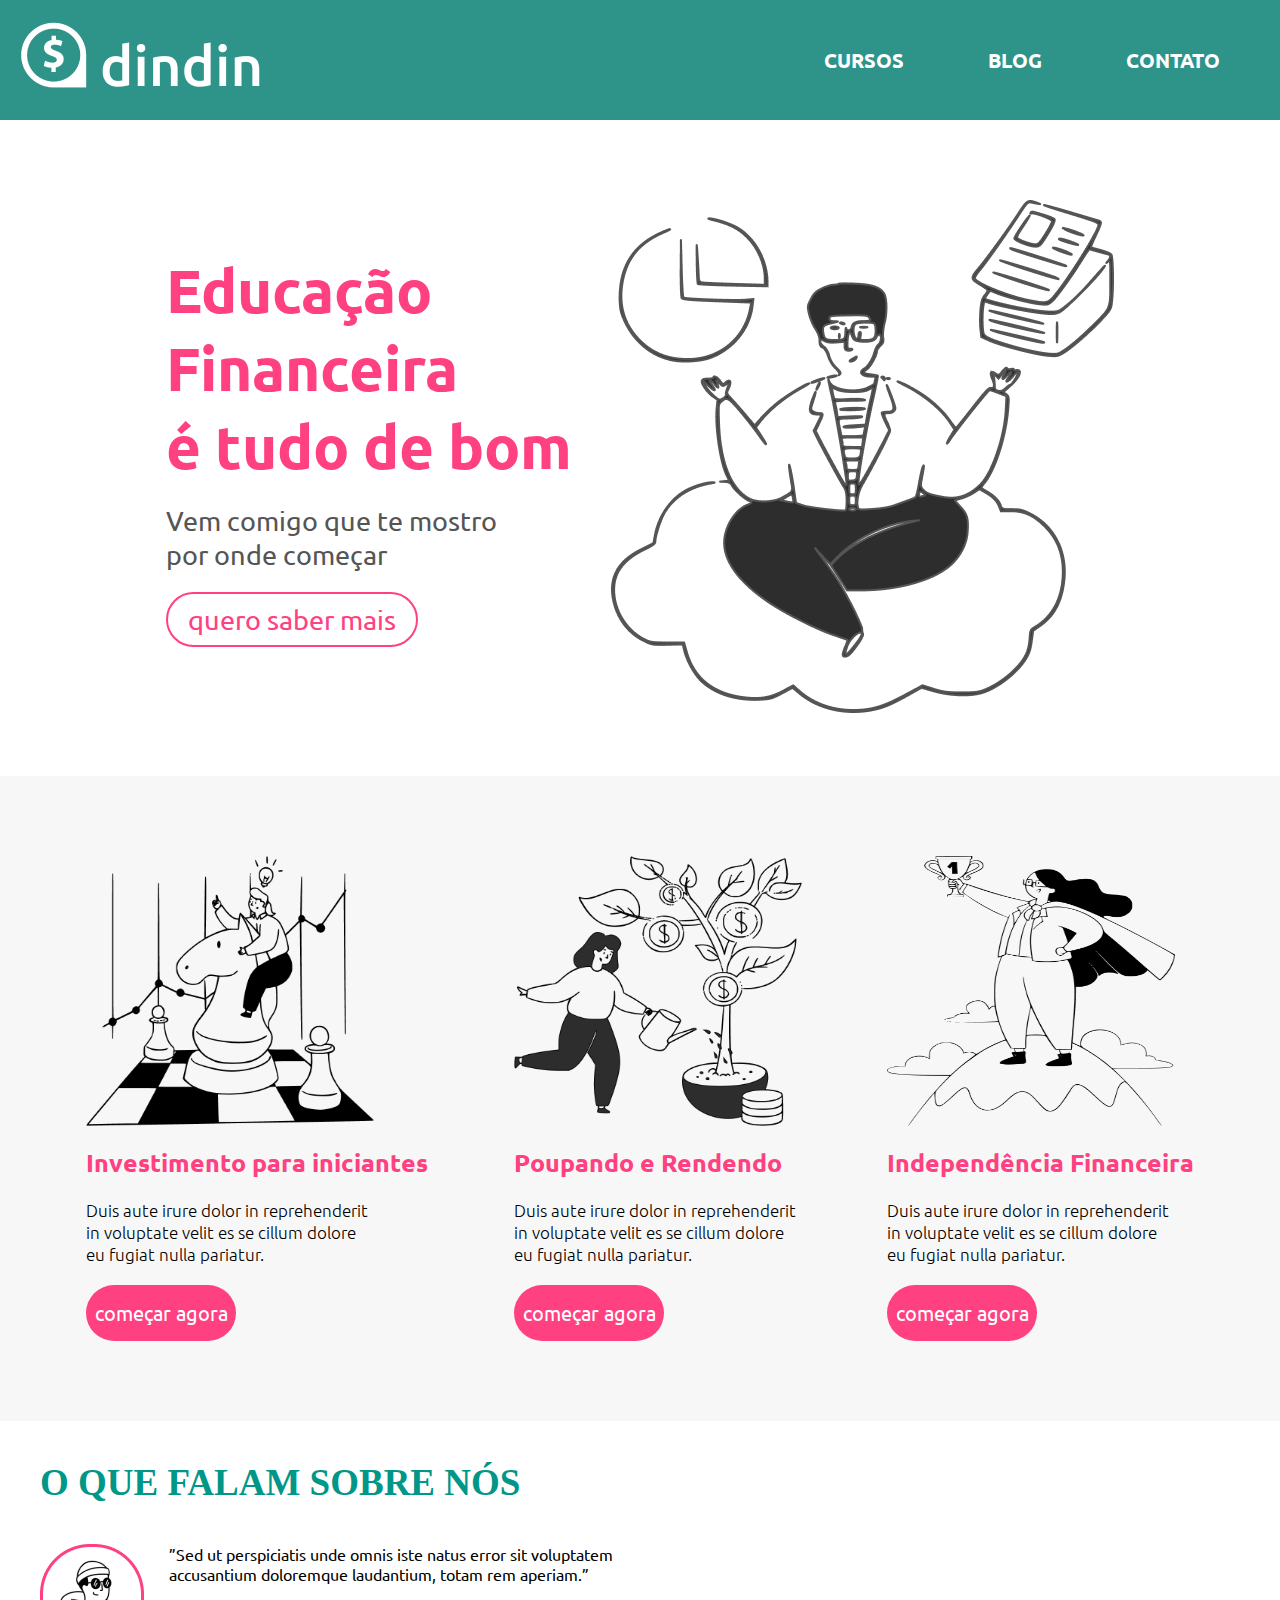
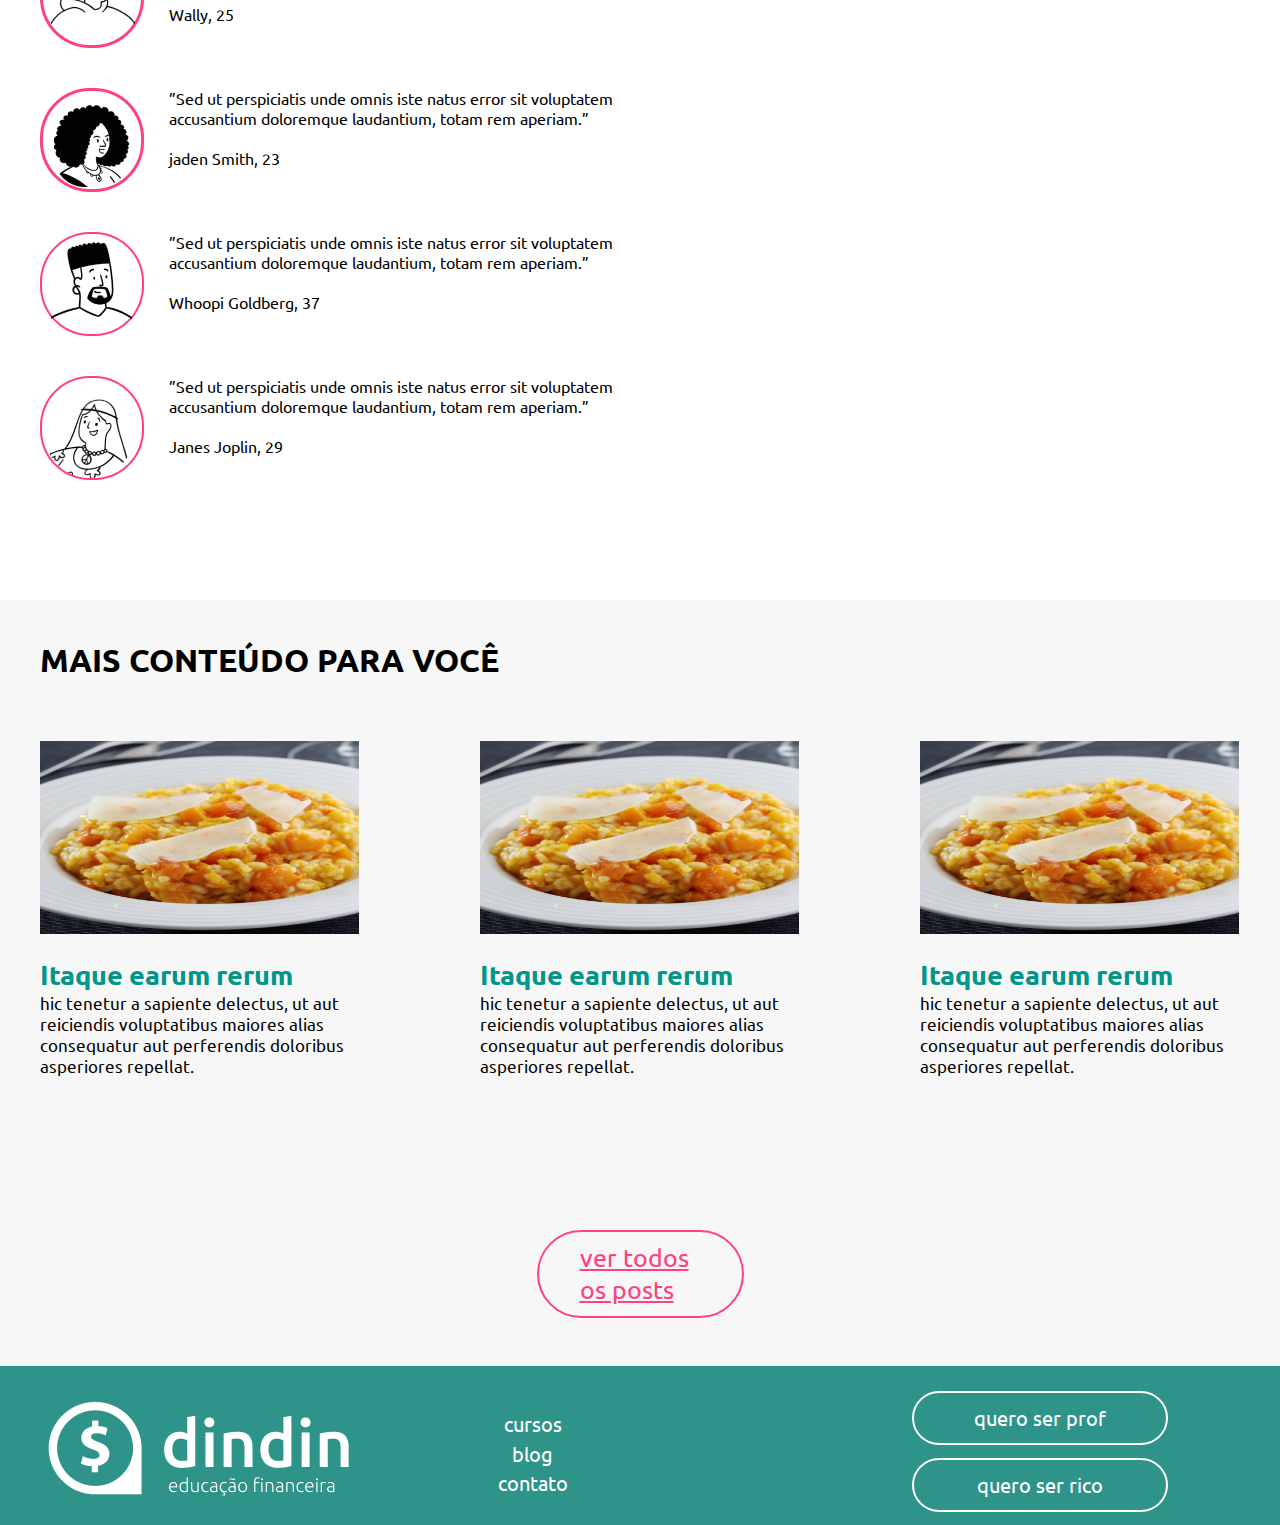
<file: index.html>
<!DOCTYPE html>
<html lang="pt-BR">

<head>
    <meta charset="UTF-8">
    <meta http-equiv="X-UA-Compatible" content="IE=edge">
    <meta name="viewport" content="width=device-width, initial-scale=1.0">
    <title>Inicio</title>
    <link rel="stylesheet" href="styles/inicio.css">
    <link rel="stylesheet" href="styles/header-footer.css">
</head>

<body>
    <header id="container-header">
        <div class="wrapper">
            <a id="logo-header" href="./index.html">
                <img src="images/logo-header.png" alt="logo Din Din">
            </a>
            <nav id="nav-header">
                <a class="link-nav" href="./cursos.html">Cursos</a>
                <a class="link-nav" href="./blog.html">Blog</a>
                <a class="link-nav" href="./contato.html">Contato</a>
            </nav>
        </div>

    </header>
    <main>
        <section id="section-banner">
            <div class="wrapper">
                <div class="banner-content">
                    <h1 id="titulo-superior">Educação <br>
                        Financeira <br>
                        é tudo de bom</h1>
                    <p id="subtitulo">Vem comigo que te mostro <br>
                        por onde começar</p>
                    <a href="./cursos">quero saber mais</a>
                </div>
                <div class="banner-image">
                    <img src="images/ilustra-banner.png" alt="banner">
                </div>
            </div>
        </section>
        <section id="section-central">
            <div class="wrapper">
                <div class="card-central">
                    <img src="images/ilustra-poupando.png" alt="poupando">
                    <h1 class="titulos-central">Investimento para iniciantes</h1>
                    <p class="paragrafos-central">Duis aute irure dolor in reprehenderit <br>
                        in voluptate velit es se cillum dolore <br>
                        eu fugiat nulla pariatur.
                    </p>
                    <a class="link-central" href="">começar agora</a>
                </div>
                <div class="card-central">
                    <img src="images/ilustra-investimento.png" alt="ilustra">
                    <h1 class="titulos-central">Poupando e Rendendo</h1>
                    <p class="paragrafos-central">Duis aute irure dolor in reprehenderit <br>
                        in voluptate velit es se cillum dolore <br>
                        eu fugiat nulla pariatur.
                    </p>
                    <a class="link-central" href="">começar agora</a>
                </div>
                <div class="card-central">
                    <img src="images/ilustra-independencia.png" alt="independencia">
                    <h1 class="titulos-central">Independência Financeira</h1>
                    <p class="paragrafos-central">Duis aute irure dolor in reprehenderit <br>
                        in voluptate velit es se cillum dolore <br>
                        eu fugiat nulla pariatur.
                    </p>
                    <a class="link-central" href="">começar agora</a>
                </div>
            </div>
        </section>
        <section id="section-central-2">
            <div class="wrapper">
                <h1 id="titulo-central-2">O QUE FALAM SOBRE NÓS</h1>
                <div class="depoimentos">
                    <div class="card-central-2">
                        <img src="images/icon-wally.png" alt="wally" width="104px" height="104px">
                        <p>
                            ”Sed ut perspiciatis unde omnis iste natus
                            error sit voluptatem accusantium doloremque
                            laudantium, totam rem aperiam.”
                            <br>
                            <br>

                            Wally, 25
                        </p>
                    </div>
                    <div class="card-central-2">
                        <img src="images/icon-whoopi.png" alt="jane" width="104px" height="104px">
                        <p>
                            ”Sed ut perspiciatis unde omnis iste natus
                            error sit voluptatem accusantium doloremque
                            laudantium, totam rem aperiam.”
                            <br>
                            <br>

                            jaden Smith, 23
                        </p>
                    </div>
                    <div class="card-central-2">
                        <img src="images/icon-jaden.png" alt="jane" width="104px" height="104px">
                        <p>
                            ”Sed ut perspiciatis unde omnis iste natus
                            error sit voluptatem accusantium doloremque
                            laudantium, totam rem aperiam.”
                            <br>
                            <br>

                            Whoopi Goldberg, 37
                        </p>
                    </div>
                    <div class="card-central-2">
                        <img src="images/icon-jane.png" alt="jane" width="104px" height="104px">
                        <p>
                            ”Sed ut perspiciatis unde omnis iste natus
                            error sit voluptatem accusantium doloremque
                            laudantium, totam rem aperiam.”
                            <br>
                            <br>

                            Janes Joplin, 29
                        </p>
                    </div>
                </div>
            </div>

        </section>
        <section id="section-inferior">
            <div class="wrapper">
                <h1 id="titulo-inferior">MAIS CONTEÚDO PARA VOCÊ</h1>
                <div class="list">
                    <div class="card">
                        <img src="images/risoto.png" alt="risoto" width="319px" height="193px">
                        <h4>Itaque earum rerum</h4>
                        <p>

                            hic tenetur a sapiente delectus, ut aut <br>
                            reiciendis voluptatibus maiores alias <br>
                            consequatur aut perferendis doloribus <br>
                            asperiores repellat.
                        </p>
                    </div>
                    <div class="card">
                        <img src="images/risoto.png" alt="risoto" width="319px" height="193px">
                        <h4>Itaque earum rerum</h4>
                        <p>

                            hic tenetur a sapiente delectus, ut aut <br>
                            reiciendis voluptatibus maiores alias <br>
                            consequatur aut perferendis doloribus <br>
                            asperiores repellat.
                        </p>
                    </div>
                    <div class="card">
                        <img src="images/risoto.png" alt="risoto" width="319px" height="193px">
                        <h4>Itaque earum rerum</h4>
                        <p>
                            hic tenetur a sapiente delectus, ut aut <br>
                            reiciendis voluptatibus maiores alias <br>
                            consequatur aut perferendis doloribus <br>
                            asperiores repellat.
                        </p>
                    </div>
                </div>
            </div>
        </section>
        <div id="button">
            <a id="button-inferior" href="./post.html">ver todos os posts</a>
        </div>
    </main>
    <footer>
        <div id="container-footer">
            <a href="./index.html">
                <img id="logo-footer" src="images/logo-footer.png" alt="logo-header">
            </a>
            <nav id="nav-footer">
                <ul class="menu-footer">
                    <li class="menu-footer-item-link">
                        <a href="./cursos.html" class="menu-footer-item">cursos</a>
                    </li>
                    <li class="menu-footer-item-link">
                        <a href="./blog.html" class="menu-footer-item">blog</a>
                    </li>
                    <li class="menu-footer-item-link">
                        <a href="./contato.html" class="menu-footer-item">contato</a>
                    </li>
                </ul>
            </nav>
            <div id="button-footer">
                <a id="button-a" href="">quero ser prof</a>
                <a id="button-b" href="">quero ser rico</a>
            </div>
        </div>
    </footer>
</body>

</html>
</file>
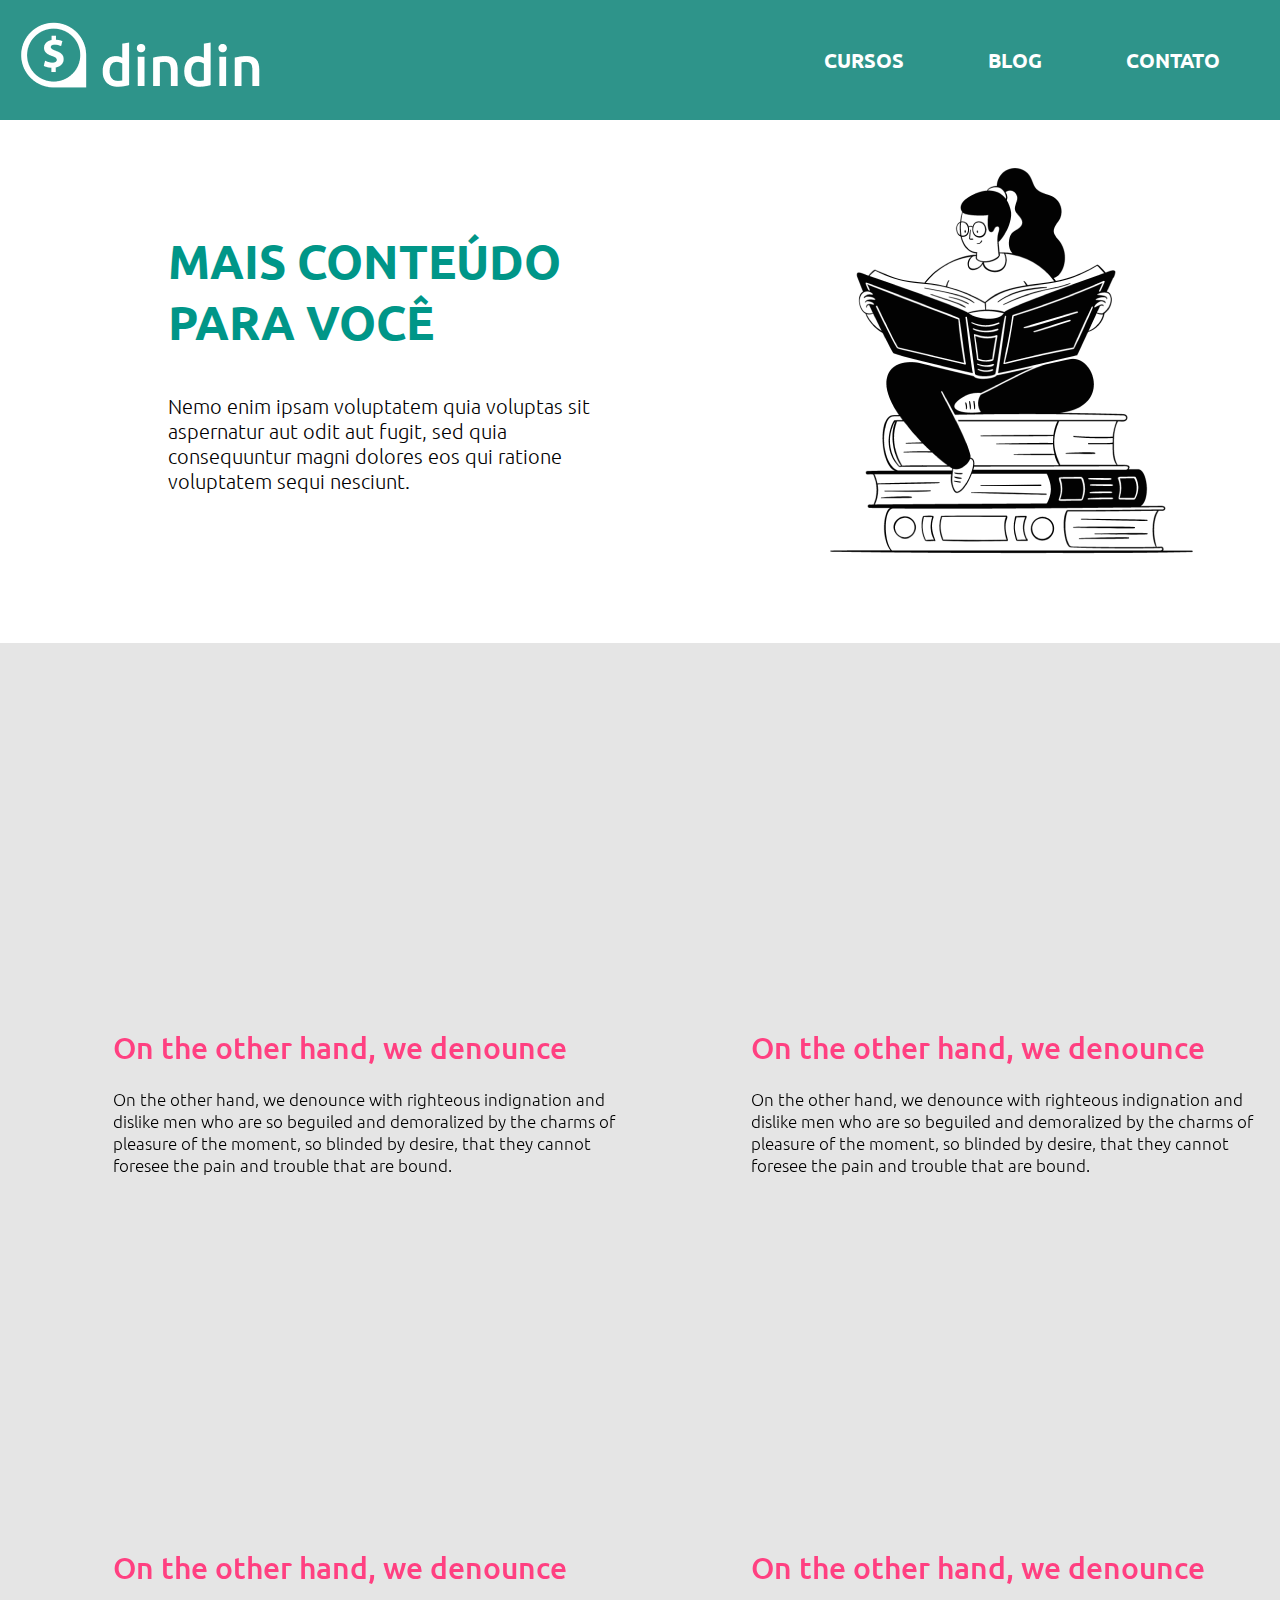
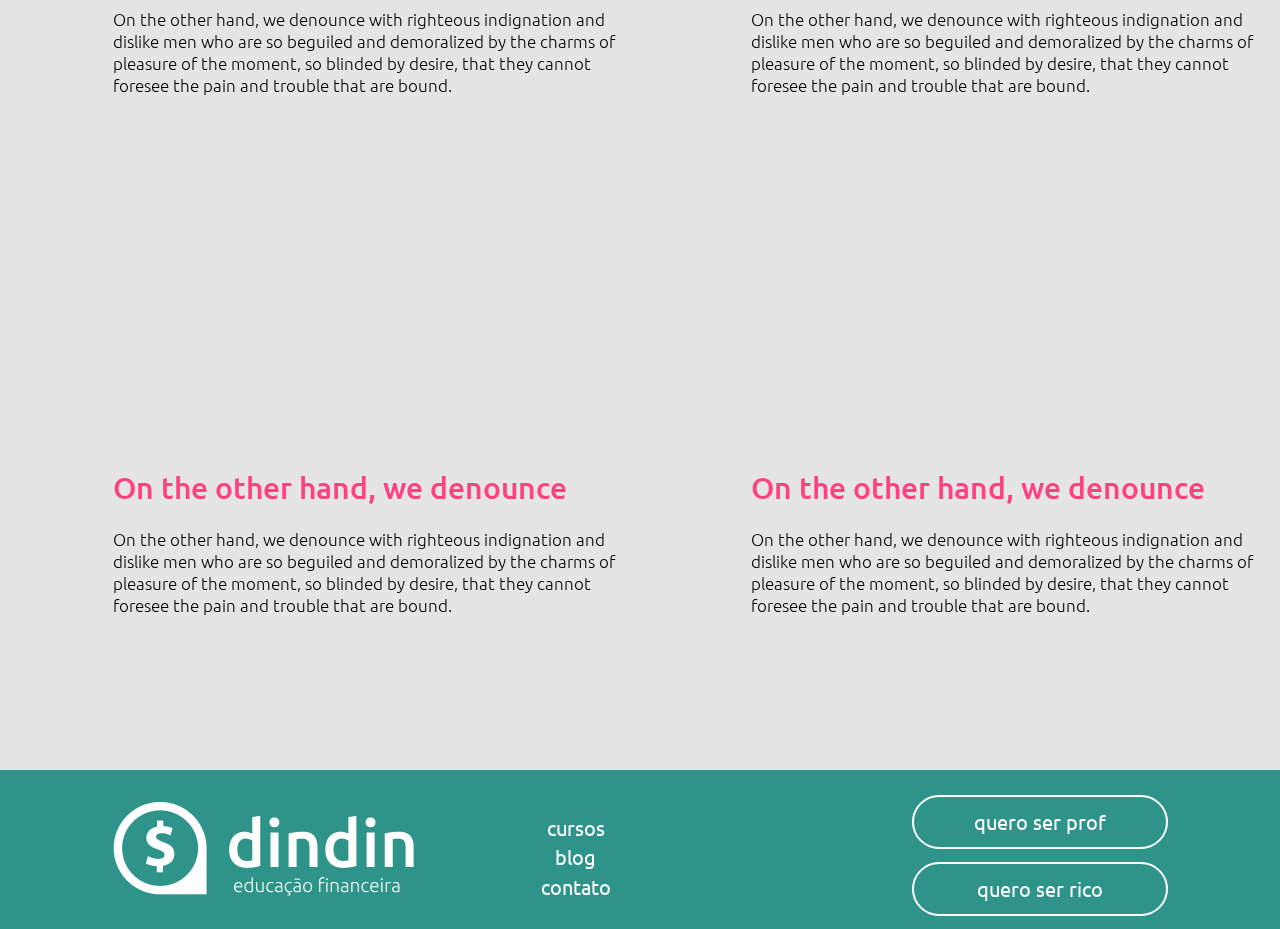
<file: blog.html>
<!DOCTYPE html>
<html lang="pt-BR">

<head>
    <meta charset="UTF-8">
    <meta http-equiv="X-UA-Compatible" content="IE=edge">
    <meta name="viewport" content="width=device-width, initial-scale=1.0">
    <link rel="stylesheet" href="styles/blog.css">
    <link rel="stylesheet" href="styles/header-footer.css">
    <title>Blog</title>
</head>

<body>
    <header id="container-header">
        <div class="wrapper">
            <a id="logo-header" href="./index.html">
                <img src="images/logo-header.png" alt="logo Din Din">
            </a>
            <nav id="nav-header">
                <a class="link-nav" href="./cursos.html">Cursos</a>
                <a class="link-nav" href="./blog.html">Blog</a>
                <a class="link-nav" href="./contato.html">Contato</a>
            </nav>
        </div>

    </header>
    <main>
        <div class="container">
            <div class="card-container">
                <h1>MAIS CONTEÚDO <br> PARA VOCÊ</h1>
                <p>
                    Nemo enim ipsam voluptatem quia voluptas sit <br> aspernatur aut odit aut fugit, sed quia <br>
                    consequuntur
                    magni dolores eos qui ratione <br> voluptatem sequi nesciunt.
                </p>
            </div>
            <div class="card">
                <img src="images/ilustra-blog.png" alt="">
            </div>
        </div>
        <section id="section-container-superior">
            <div class="card">
                <iframe width="518" height="259" src="https://www.youtube.com/embed/XJAD7LyJBqE"
                    title="YouTube video player" frameborder="0"
                    allow="accelerometer; autoplay; clipboard-write; encrypted-media; gyroscope; picture-in-picture"
                    allowfullscreen></iframe>
                <h3>On the other hand, we denounce</h3>
                <p>
                    On the other hand, we denounce with righteous indignation and <br> dislike men who are so beguiled and
                    demoralized by the charms of <br> pleasure of the moment, so blinded by desire, that they cannot <br> foresee
                    the pain and trouble that are bound.
                </p>
            </div>
            <div class="card">
                <iframe width="518" height="259" src="https://www.youtube.com/embed/XJAD7LyJBqE"
                    title="YouTube video player" frameborder="0"
                    allow="accelerometer; autoplay; clipboard-write; encrypted-media; gyroscope; picture-in-picture"
                    allowfullscreen></iframe>
                <h3>On the other hand, we denounce</h3>
                <p>
                    On the other hand, we denounce with righteous indignation and <br> dislike men who are so beguiled and
                    demoralized by the charms of <br> pleasure of the moment, so blinded by desire, that they cannot <br> foresee
                    the pain and trouble that are bound.
                </p>
            </div>
        </section>
        <section id="section-container-central"> 
            <div class="card">
                <iframe width="518" height="259" src="https://www.youtube.com/embed/XJAD7LyJBqE"
                    title="YouTube video player" frameborder="0"
                    allow="accelerometer; autoplay; clipboard-write; encrypted-media; gyroscope; picture-in-picture"
                    allowfullscreen></iframe>
                <h3>On the other hand, we denounce</h3>
                <p>
                    On the other hand, we denounce with righteous indignation and <br> dislike men who are so beguiled and
                    demoralized by the charms of <br> pleasure of the moment, so blinded by desire, that they cannot <br> foresee
                    the pain and trouble that are bound.
                </p>
            </div>
            <div class="card">
                <iframe width="518" height="259" src="https://www.youtube.com/embed/XJAD7LyJBqE"
                    title="YouTube video player" frameborder="0"
                    allow="accelerometer; autoplay; clipboard-write; encrypted-media; gyroscope; picture-in-picture"
                    allowfullscreen></iframe>
                <h3>On the other hand, we denounce</h3>
                <p>
                    On the other hand, we denounce with righteous indignation and <br> dislike men who are so beguiled and
                    demoralized by the charms of <br> pleasure of the moment, so blinded by desire, that they cannot <br> foresee
                    the pain and trouble that are bound.
                </p>
            </div>
        </section>
        <section id="section-container-inferior">
            <div class="card">
                <iframe width="518" height="259" src="https://www.youtube.com/embed/XJAD7LyJBqE"
                    title="YouTube video player" frameborder="0"
                    allow="accelerometer; autoplay; clipboard-write; encrypted-media; gyroscope; picture-in-picture"
                    allowfullscreen></iframe>
                <h3>On the other hand, we denounce</h3>
                <p>
                    On the other hand, we denounce with righteous indignation and <br> dislike men who are so beguiled and
                    demoralized by the charms of <br> pleasure of the moment, so blinded by desire, that they cannot <br> foresee
                    the pain and trouble that are bound.
                </p>
            </div>
            <div class="card">
                <iframe width="518" height="259" src="https://www.youtube.com/embed/XJAD7LyJBqE"
                    title="YouTube video player" frameborder="0"
                    allow="accelerometer; autoplay; clipboard-write; encrypted-media; gyroscope; picture-in-picture"
                    allowfullscreen></iframe>
                <h3>On the other hand, we denounce</h3>
                <p>
                    On the other hand, we denounce with righteous indignation and <br> dislike men who are so beguiled and
                    demoralized by the charms of <br> pleasure of the moment, so blinded by desire, that they cannot <br> foresee
                    the pain and trouble that are bound.
                </p>
            </div>
        </section>
    </main>
    <footer>
        <div id="container-footer">
            <img id="logo-footer" src="images/logo-footer.png" alt="logo-header">

            <nav id="nav-footer">
                <ul class="menu-footer">
                    <li class="menu-footer-item-link">
                        <a href="./cursos.html" class="menu-footer-item">cursos</a>
                    </li>
                    <li class="menu-footer-item-link">
                        <a href="./blog.html" class="menu-footer-item">blog</a>
                    </li>
                    <li class="menu-footer-item-link">
                        <a href="./contato.html" class="menu-footer-item">contato</a>
                    </li>
                </ul>
            </nav>
            <div id="button-footer">
                <a id="button-a" href="">quero ser prof</a>
                <a id="button-b" href="">quero ser rico</a>
            </div>
        </div>
    </footer>
</body>

</html>
</file>
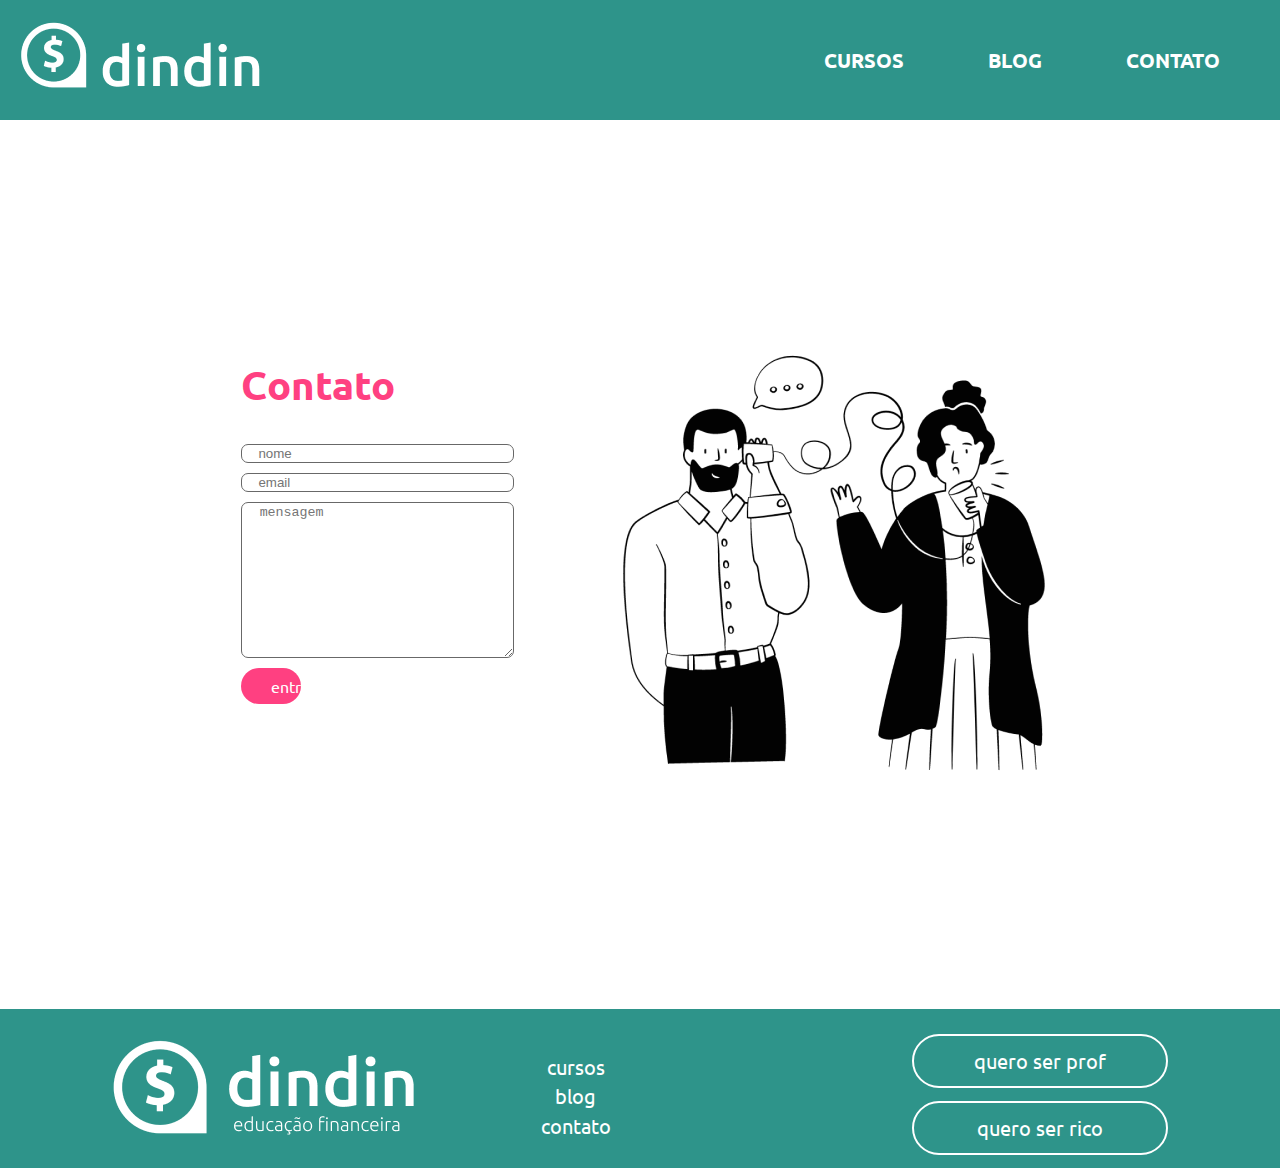
<file: contato.html>
<!DOCTYPE html>
<html lang="pt-BR">
<head>
    <meta charset="UTF-8">
    <meta http-equiv="X-UA-Compatible" content="IE=edge">
    <meta name="viewport" content="width=device-width, initial-scale=1.0">
    <link rel="stylesheet" href="styles/contato.css">
    <link rel="stylesheet" href="styles/header-footer.css">
    <title>Contato</title>
</head>
<body>
    <header id="container-header">
        <div class="wrapper">
            <a id="logo-header" href="./index.html">
                <img src="images/logo-header.png" alt="logo Din Din">
            </a>
            <nav id="nav-header">
                <a class="link-nav" href="./cursos.html">Cursos</a>
                <a class="link-nav" href="./blog.html">Blog</a>
                <a class="link-nav" href="./contato.html">Contato</a>
            </nav>
        </div>

    </header>
    <main>
        <section id="container">
                <form action="" id="form-contato">
                    <h1>Contato</h1>
                    <input type="text" name="nome" placeholder="    nome" id="form-nome">
                    <input type="email" name="email" placeholder="    email" id="form-email">
                    <textarea name="mensagem" placeholder="  mensagem" id="form-mensagem" cols="30" rows="10"></textarea>
                    <a href="">entrar</a>
                </form>
           
            <div class="card">
                <img src="images/ilustra-contato.png" alt="contato">
            </div>
        </section>
    </main>
    <footer>
        <div id="container-footer">
            <img id="logo-footer" src="images/logo-footer.png" alt="logo-header">

            <nav id="nav-footer">
                <ul class="menu-footer">
                    <li class="menu-footer-item-link">
                        <a href="./cursos.html" class="menu-footer-item">cursos</a>
                    </li>
                    <li class="menu-footer-item-link">
                        <a href="./blog.html" class="menu-footer-item">blog</a>
                    </li>
                    <li class="menu-footer-item-link">
                        <a href="./contato.html" class="menu-footer-item">contato</a>
                    </li>
                </ul>
            </nav>
            <div id="button-footer">
                <a id="button-a" href="">quero ser prof</a>
                <a id="button-b" href="">quero ser rico</a>
            </div>
        </div>
    </footer>
</body>
</html>
</file>
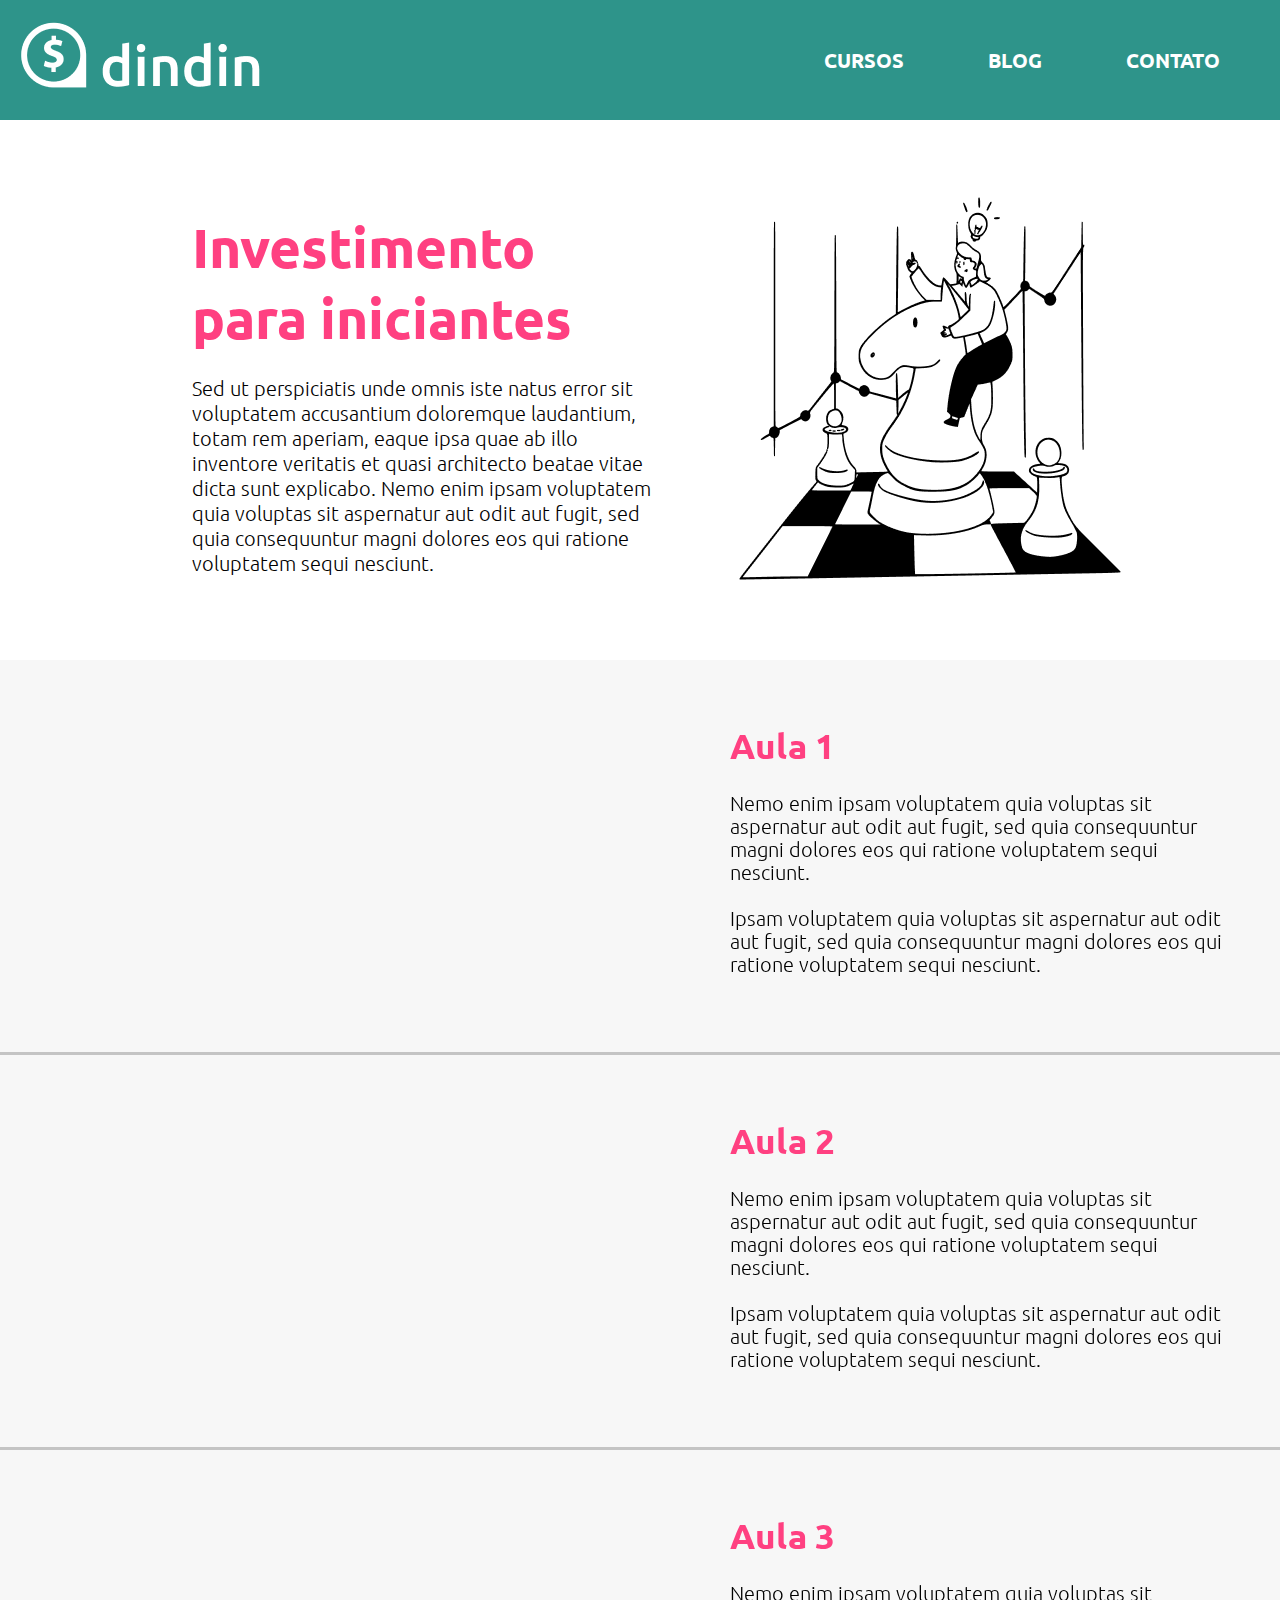
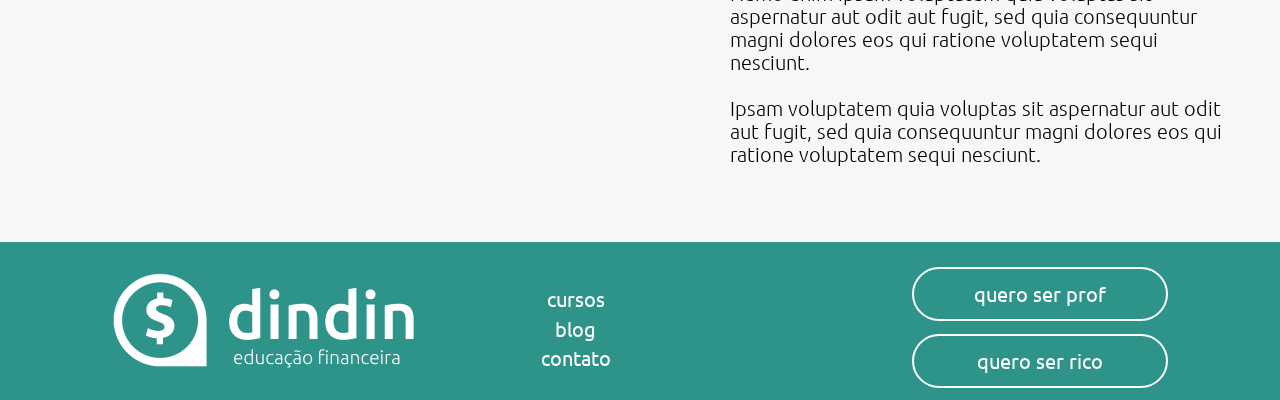
<file: curso.html>
<!DOCTYPE html>
<html lang="pt-BR">

<head>
    <meta charset="UTF-8">
    <meta http-equiv="X-UA-Compatible" content="IE=edge">
    <meta name="viewport" content="width=device-width, initial-scale=1.0">
    <link rel="stylesheet" href="styles/curso.css">
    <link rel="stylesheet" href="styles/header-footer.css">
    <title>Curso</title>
</head>

<body>
    <header id="container-header">
        <div class="wrapper">
            <a id="logo-header" href="./index.html">
                <img src="images/logo-header.png" alt="logo Din Din">
            </a>
            <nav id="nav-header">
                <a class="link-nav" href="./cursos.html">Cursos</a>
                <a class="link-nav" href="./blog.html">Blog</a>
                <a class="link-nav" href="./contato.html">Contato</a>
            </nav>
        </div>

    </header>
    <main>
        <section id="container">
            <div class="card">
                <h1 id="titulo-h1">Investimento <br> para iniciantes</h1>
                <p>
                    Sed ut perspiciatis unde omnis iste natus error sit <br>
                    voluptatem accusantium doloremque laudantium, <br>
                    totam rem aperiam, eaque ipsa quae ab illo <br>
                    inventore veritatis et quasi architecto beatae vitae <br>
                    dicta sunt explicabo. Nemo enim ipsam voluptatem <br>
                    quia voluptas sit aspernatur aut odit aut fugit, sed <br>
                    quia consequuntur magni dolores eos qui ratione <br>
                    voluptatem sequi nesciunt.
                </p>
            </div>
            <div class="card">
                <img src="images/ilustra-poupando.png" alt="poupando">
            </div>
        </section>
        <section id="container-1">
            <div class="card-centro">
                <iframe width="462" height="261" src="https://www.youtube.com/embed/I0xLk48TDCE"
                    title="YouTube video player" frameborder="0"
                    allow="accelerometer; autoplay; clipboard-write; encrypted-media; gyroscope; picture-in-picture"
                    allowfullscreen></iframe>
            </div>
            <div class="card-centro">
                <h1 class="titulo-card">Aula 1</h1>
                <p class="texto-card">Nemo enim ipsam voluptatem quia voluptas sit <br> aspernatur aut odit aut fugit, sed
                    quia consequuntur <br> magni dolores eos qui ratione voluptatem sequi <br> nesciunt.
                    <br>
                    <br>
                    Ipsam voluptatem quia voluptas sit aspernatur aut odit <br> aut fugit, sed quia consequuntur magni
                    dolores eos qui <br> ratione voluptatem sequi nesciunt.
                </p>
            </div>
        </section>
        <section id="container-2">
            <div class="card-centro">
                <iframe width="462" height="261" src="https://www.youtube.com/embed/I0xLk48TDCE"
                    title="YouTube video player" frameborder="0"
                    allow="accelerometer; autoplay; clipboard-write; encrypted-media; gyroscope; picture-in-picture"
                    allowfullscreen></iframe>
            </div>
            <div class="card-centro">
                <h1 class="titulo-card">Aula 2</h1>
                <p class="texto-card">Nemo enim ipsam voluptatem quia voluptas sit <br> aspernatur aut odit aut fugit, sed
                    quia consequuntur <br> magni dolores eos qui ratione voluptatem sequi <br> nesciunt.
                    <br>
                    <br>
                    Ipsam voluptatem quia voluptas sit aspernatur aut odit <br> aut fugit, sed quia consequuntur magni
                    dolores eos qui <br> ratione voluptatem sequi nesciunt.
                </p>
            </div>
        </section>
        <section id="container-3">
            <div class="card-centro">
                <iframe width="462" height="261" src="https://www.youtube.com/embed/I0xLk48TDCE"
                    title="YouTube video player" frameborder="0"
                    allow="accelerometer; autoplay; clipboard-write; encrypted-media; gyroscope; picture-in-picture"
                    allowfullscreen></iframe>
            </div>
            <div class="card-centro">
                <h1 class="titulo-card">Aula 3</h1>
                <p class="texto-card">Nemo enim ipsam voluptatem quia voluptas sit <br> aspernatur aut odit aut fugit, sed
                    quia consequuntur <br> magni dolores eos qui ratione voluptatem sequi <br> nesciunt.
                    <br>
                    <br>
                    Ipsam voluptatem quia voluptas sit aspernatur aut odit <br> aut fugit, sed quia consequuntur magni
                    dolores eos qui <br> ratione voluptatem sequi nesciunt.
                </p>
            </div>
        </section>
    </main>
    <footer>
        <div id="container-footer">
            <img id="logo-footer" src="images/logo-footer.png" alt="logo-header">

            <nav id="nav-footer">
                <ul class="menu-footer">
                    <li class="menu-footer-item-link">
                        <a href="./cursos.html" class="menu-footer-item">cursos</a>
                    </li>
                    <li class="menu-footer-item-link">
                        <a href="./blog.html" class="menu-footer-item">blog</a>
                    </li>
                    <li class="menu-footer-item-link">
                        <a href="./contato.html" class="menu-footer-item">contato</a>
                    </li>
                </ul>
            </nav>
            <div id="button-footer">
                <a id="button-a" href="">quero ser prof</a>
                <a id="button-b" href="">quero ser rico</a>
            </div>
        </div>
    </footer>
</body>

</html>
</file>
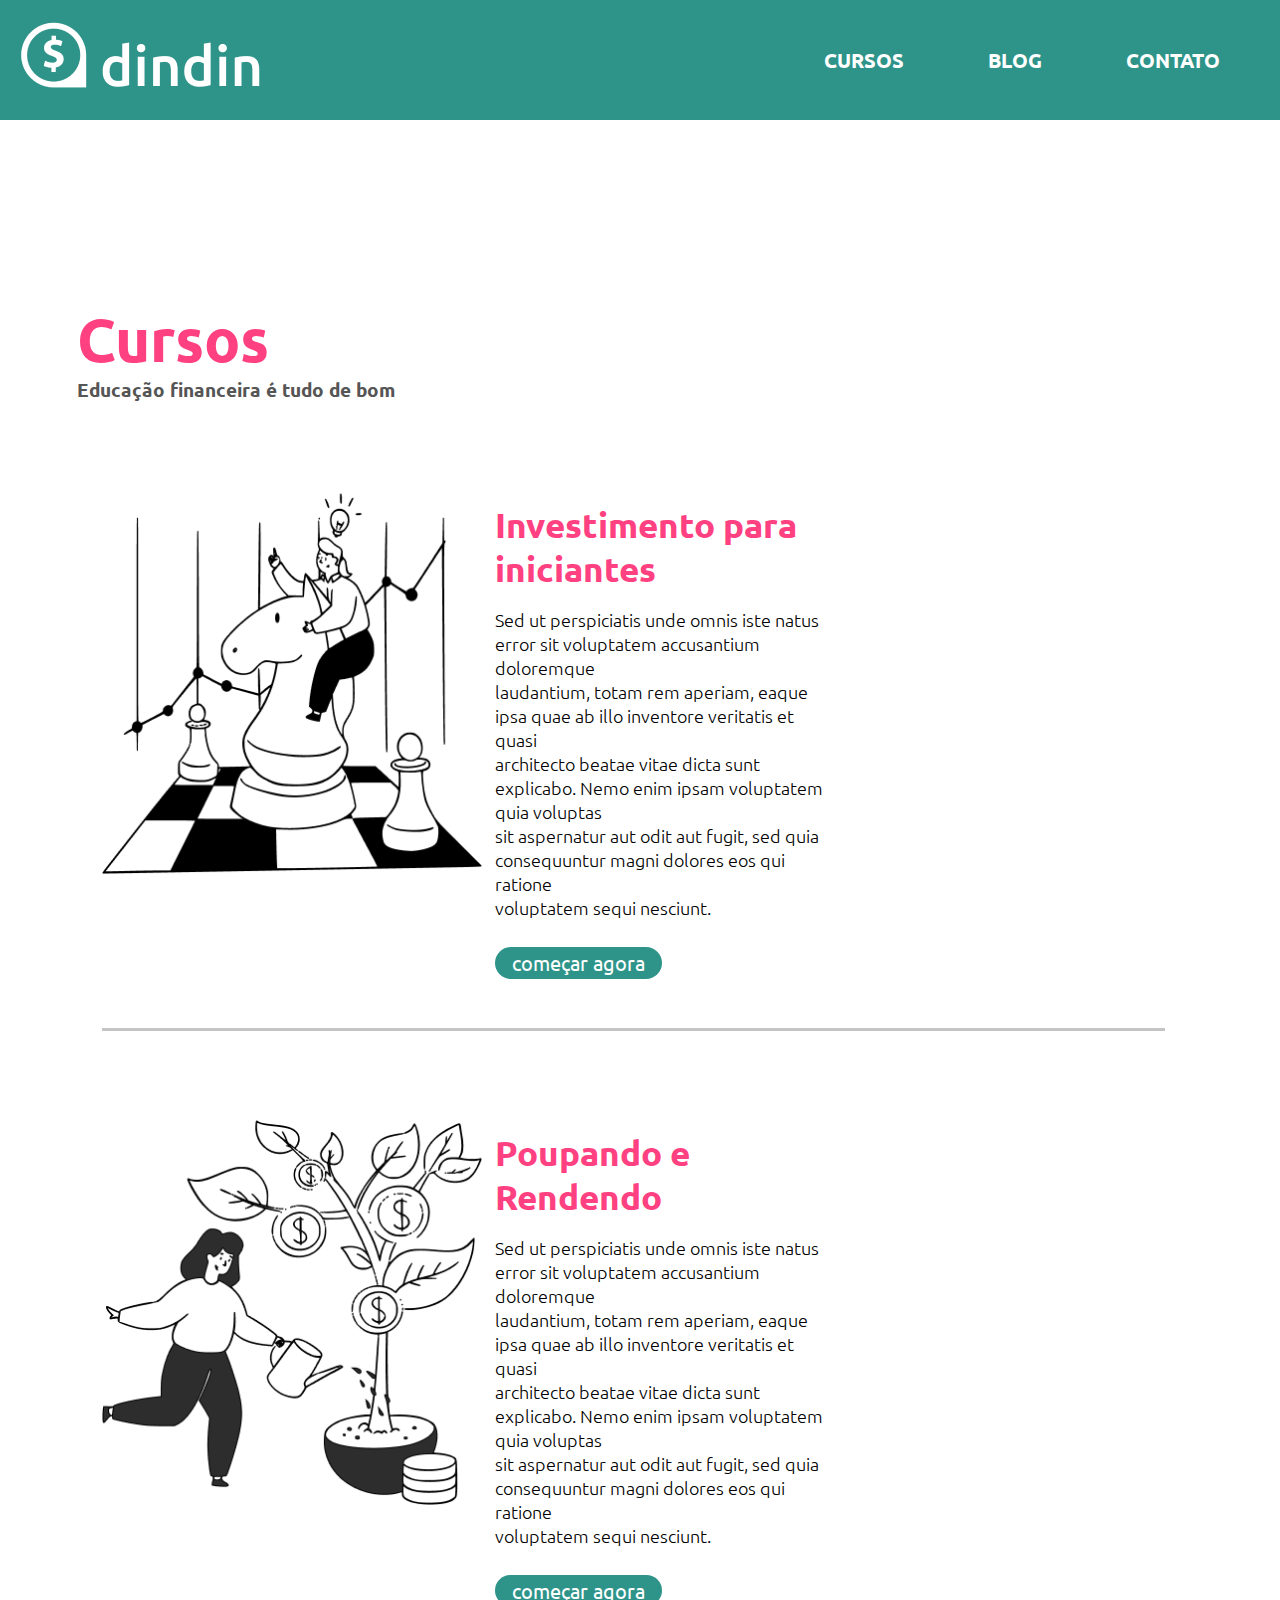
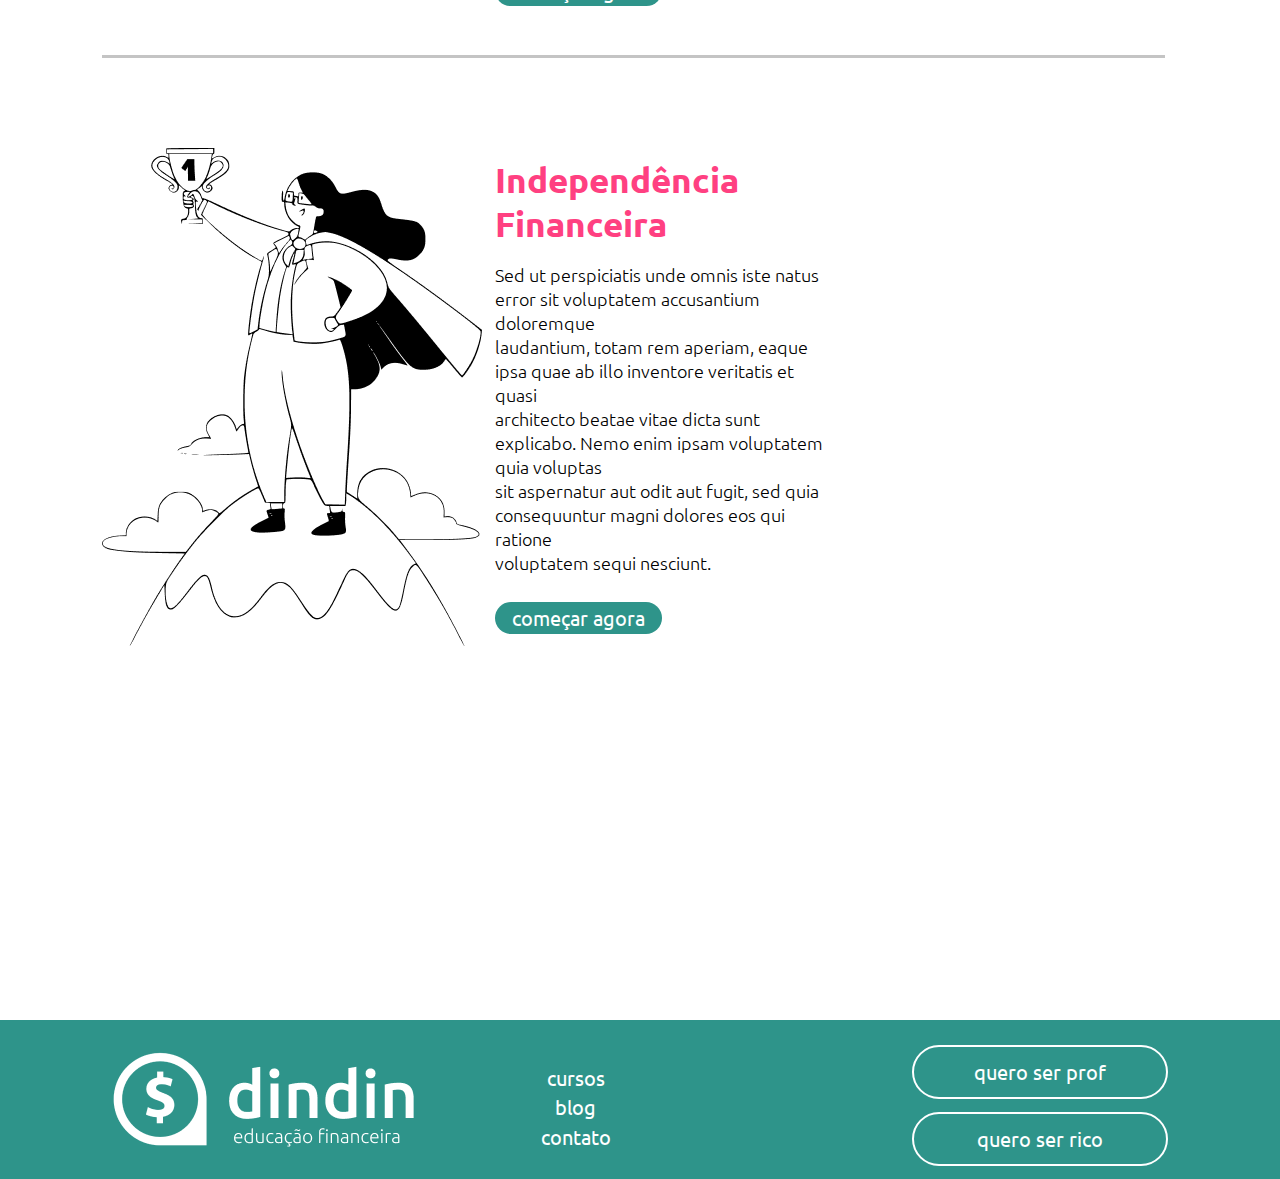
<file: cursos.html>
<!DOCTYPE html>
<html lang="pt-BR">

<head>
    <meta charset="UTF-8">
    <meta http-equiv="X-UA-Compatible" content="IE=edge">
    <meta name="viewport" content="width=device-width, initial-scale=1.0">
    <title>Cursos</title>
    <link rel="stylesheet" href="styles/cursos.css">
    <link rel="stylesheet" href="styles/header-footer.css">
</head>

<body>
    <header id="container-header">
        <div class="wrapper">
            <a id="logo-header" href="./index.html">
                <img src="images/logo-header.png" alt="logo Din Din">
            </a>
            <nav id="nav-header">
                <a class="link-nav" href="./cursos.html">Cursos</a>
                <a class="link-nav" href="./blog.html">Blog</a>
                <a class="link-nav" href="./contato.html">Contato</a>
            </nav>
        </div>

    </header>
    <main>
        <h1 id="titulo-h1">Cursos</h1>
        <h3 id="titulo-h3">Educação financeira é tudo de bom</h3>
        <section id="container-1">
            <div class="card">
                <img src="images/ilustra-poupando.png" alt="" width="380px" height="381px">
            </div>
            <div class="card">
                <h1 class="titulo-card">Investimento para iniciantes</h1>
                <p class="texto-card">Sed ut perspiciatis unde omnis iste natus error sit voluptatem accusantium doloremque <br>
                    laudantium, totam rem aperiam, eaque ipsa quae ab illo inventore veritatis et quasi <br>
                    architecto beatae vitae dicta sunt explicabo. Nemo enim ipsam voluptatem quia voluptas <br>
                    sit aspernatur aut odit aut fugit, sed quia consequuntur magni dolores eos qui ratione <br>
                    voluptatem sequi nesciunt. 
                </p>
                <a href="" class="button-card">começar agora</a>
            </div>
        </section>
        <section id="container-2">
            <div class="card">
                <img src="images/ilustra-investimento.png" alt="" width="380px" height="385px">
            </div>
            <div class="card">
                <h1 class="titulo-card">Poupando e Rendendo</h1>
                <p class="texto-card">Sed ut perspiciatis unde omnis iste natus error sit voluptatem accusantium doloremque <br>
                    laudantium, totam rem aperiam, eaque ipsa quae ab illo inventore veritatis et quasi <br>
                    architecto beatae vitae dicta sunt explicabo. Nemo enim ipsam voluptatem quia voluptas <br>
                    sit aspernatur aut odit aut fugit, sed quia consequuntur magni dolores eos qui ratione <br>
                    voluptatem sequi nesciunt. 
                </p>
                <a href="" class="button-card">começar agora</a>
            </div>
        </section>
        <section id="container-3">
            <div class="card">
                <img src="images/ilustra-independencia.png" alt="" width="380px" height="498px">
            </div>
            <div class="card">
                <h1 class="titulo-card">Independência Financeira</h1>
                <p class="texto-card">Sed ut perspiciatis unde omnis iste natus error sit voluptatem accusantium doloremque <br>
                    laudantium, totam rem aperiam, eaque ipsa quae ab illo inventore veritatis et quasi <br>
                    architecto beatae vitae dicta sunt explicabo. Nemo enim ipsam voluptatem quia voluptas <br>
                    sit aspernatur aut odit aut fugit, sed quia consequuntur magni dolores eos qui ratione <br>
                    voluptatem sequi nesciunt. 
                </p>
                <a href="" class="button-card">começar agora</a>
            </div>
        </section>
    </main>
    <footer>
        <div id="container-footer">
            <img id="logo-footer" src="images/logo-footer.png" alt="logo-header">

            <nav id="nav-footer">
                <ul class="menu-footer">
                    <li class="menu-footer-item-link">
                        <a href="./cursos.html" class="menu-footer-item">cursos</a>
                    </li>
                    <li class="menu-footer-item-link">
                        <a href="./blog.html" class="menu-footer-item">blog</a>
                    </li>
                    <li class="menu-footer-item-link">
                        <a href="./contato.html" class="menu-footer-item">contato</a>
                    </li>
                </ul>
            </nav>
            <div id="button-footer">
                <a id="button-a" href="">quero ser prof</a>
                <a id="button-b" href="">quero ser rico</a>
            </div>
        </div>
    </footer>
</body>

</html>
</file>
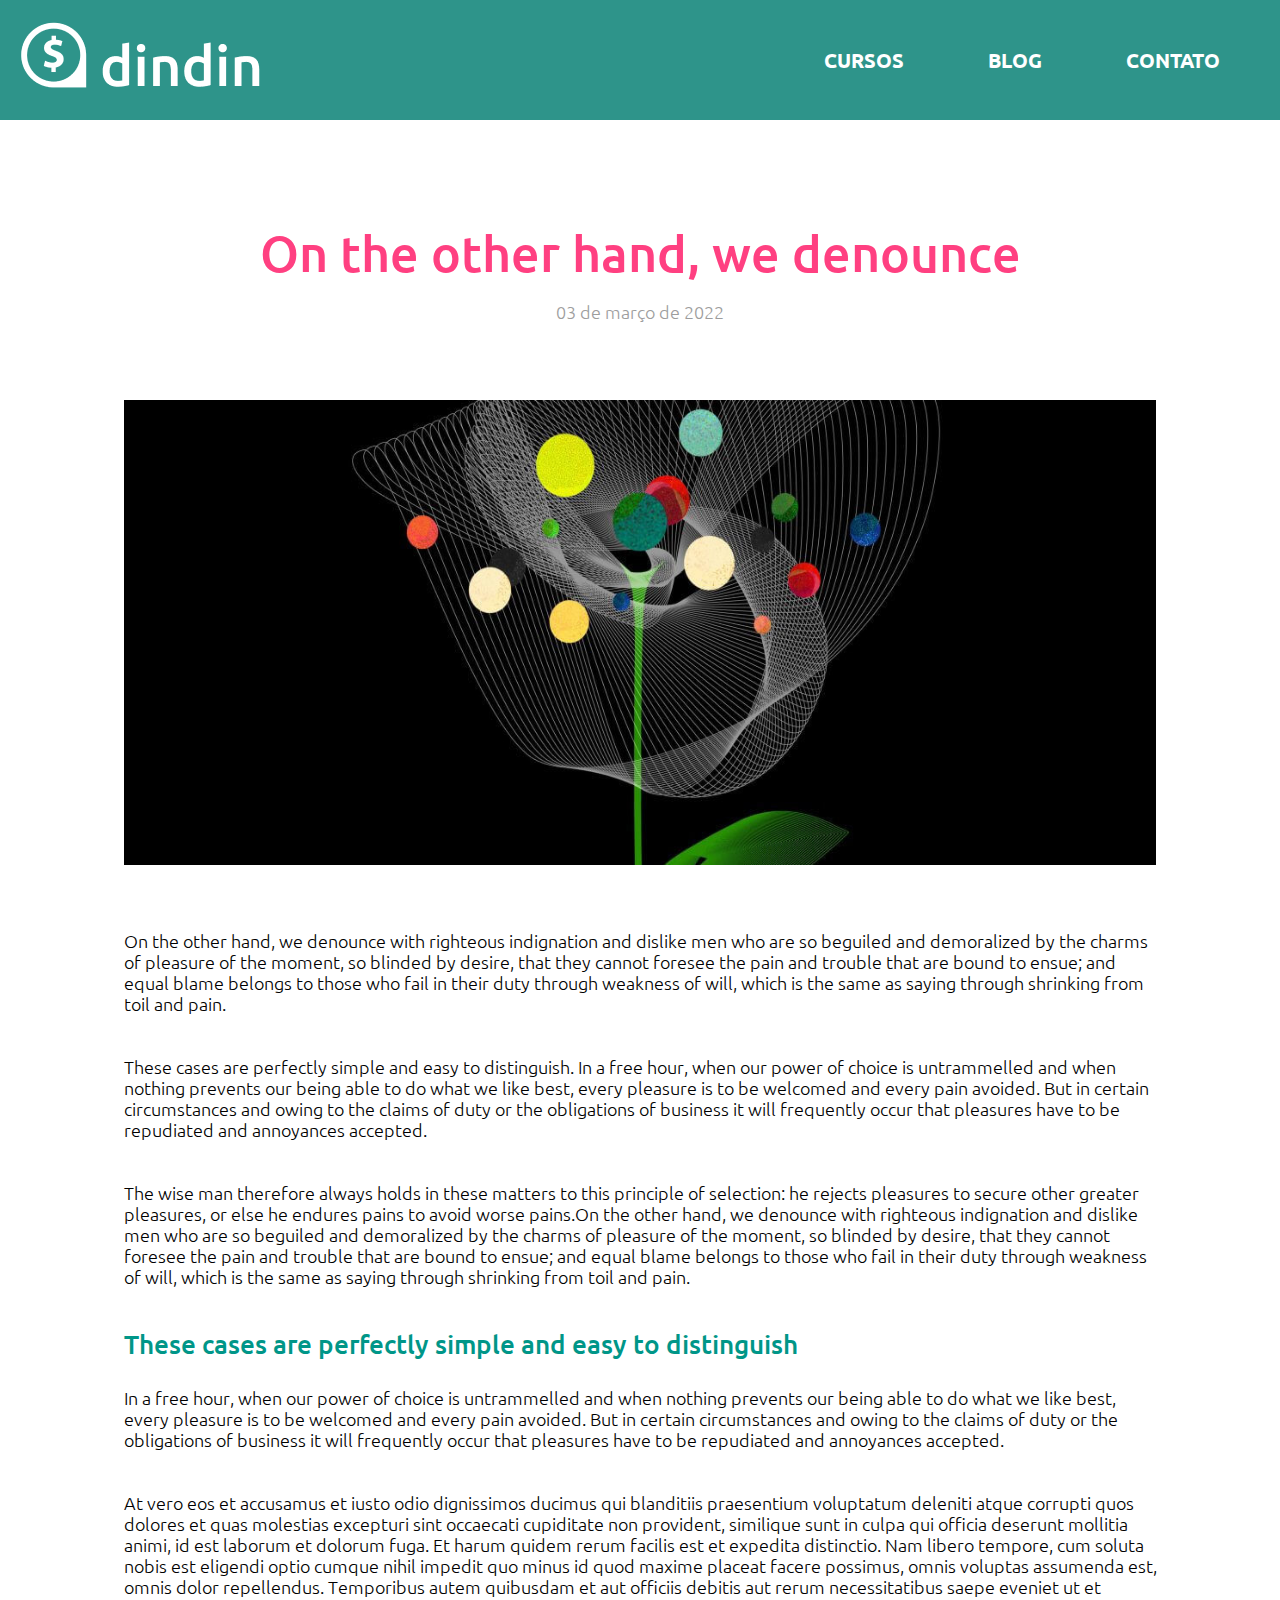
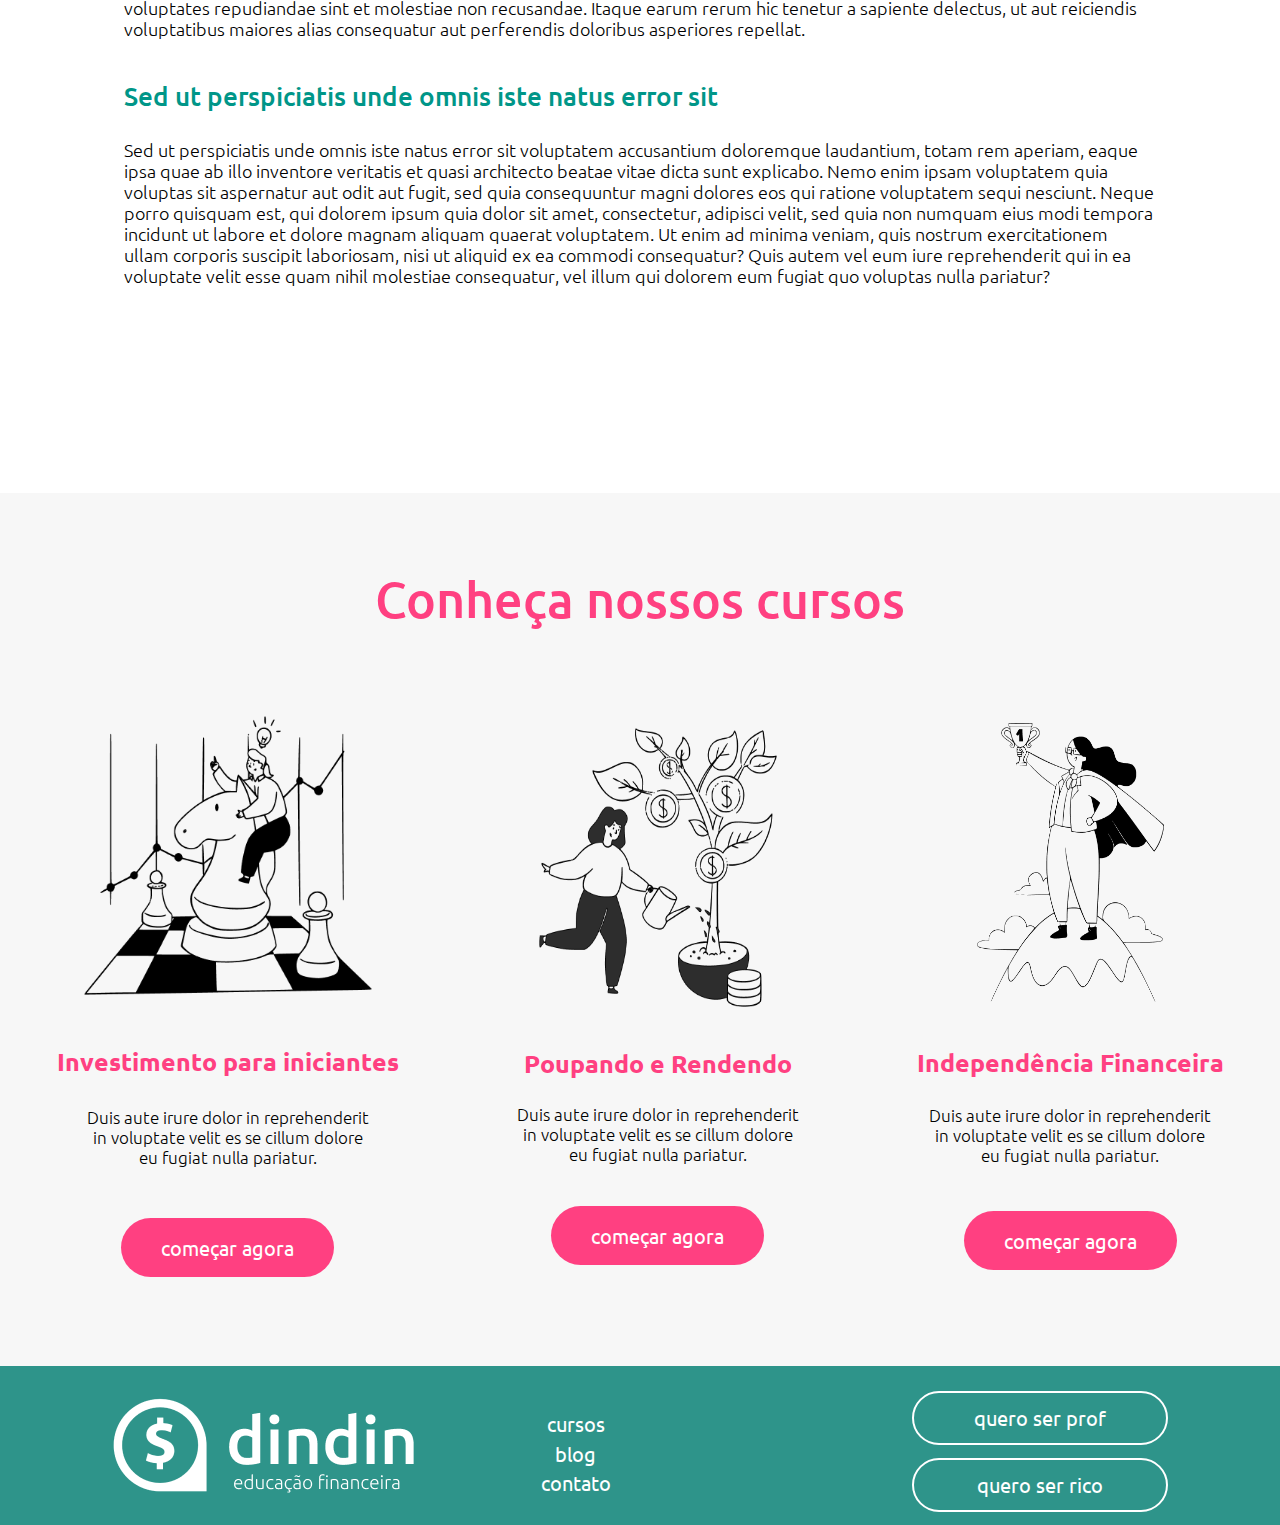
<file: post.html>
<!DOCTYPE html>
<html lang="pt-BR">

<head>
    <meta charset="UTF-8">
    <meta http-equiv="X-UA-Compatible" content="IE=edge">
    <meta name="viewport" content="width=device-width, initial-scale=1.0">
    <link rel="stylesheet" href="styles/post.css">
    <link rel="stylesheet" href="styles/header-footer.css">
    <title>Post</title>
</head>

<body>
    <header id="container-header">
        <div class="wrapper">
            <a id="logo-header" href="./index.html">
                <img src="images/logo-header.png" alt="logo Din Din">
            </a>
            <nav id="nav-header">
                <a class="link-nav" href="./cursos.html">Cursos</a>
                <a class="link-nav" href="./blog.html">Blog</a>
                <a class="link-nav" href="./contato.html">Contato</a>
            </nav>
        </div>

    </header>
    <main>
        <div id="container">
            <div class="card-texto">
                <h1>On the other hand, we denounce</h1>
                <p>03 de março de 2022</p>
            </div>
            <div class="card-1">
                <img src="images/futuro.jpg" alt="" width="1032" height="465">
                <p>
                    On the other hand, we denounce with righteous indignation and dislike men who are so beguiled and
                    demoralized by the charms <br> of pleasure of the moment, so blinded by desire, that they cannot
                    foresee the pain and trouble that are bound to ensue; and <br> equal blame belongs to those who fail
                    in their duty through weakness of will, which is the same as saying through shrinking from <br> toil
                    and
                    pain.
                    <br>
                    <br>
                    <br>
                </p>

                <p>
                    These cases are perfectly simple and easy to distinguish. In a free hour, when our power of choice
                    is untrammelled and when <br> nothing prevents our being able to do what we like best, every
                    pleasure is
                    to be welcomed and every pain avoided. But in certain <br> circumstances and owing to the claims of
                    duty
                    or the obligations of business it will frequently occur that pleasures have to be <br> repudiated
                    and
                    annoyances accepted.
                    <br>
                    <br>
                    <br>
                </p>

                <p>
                    The wise man therefore always holds in these matters to this principle of selection: he rejects
                    pleasures to secure other greater <br> pleasures, or else he endures pains to avoid worse pains.On
                    the
                    other hand, we denounce with righteous indignation and dislike <br> men who are so beguiled and
                    demoralized by the charms of pleasure of the moment, so blinded by desire, that they cannot <br>
                    foresee
                    the pain and trouble that are bound to ensue; and equal blame belongs to those who fail in their
                    duty through weakness <br> of will, which is the same as saying through shrinking from toil and
                    pain.
                    <br>
                    <br>
                    <br>
                </p>

                <p id="titulo-central">
                    These cases are perfectly simple and easy to distinguish
                    <br>
                    <br>
                </p>

                <p>
                    In a free hour, when our power of choice is untrammelled and when nothing prevents our being able to
                    do what we like best, <br> every pleasure is to be welcomed and every pain avoided. But in certain
                    circumstances and owing to the claims of duty or the <br> obligations of business it will frequently
                    occur that pleasures have to be repudiated and annoyances accepted.
                    <br>
                    <br>
                    <br>
                </p>

                <p>
                    At vero eos et accusamus et iusto odio dignissimos ducimus qui blanditiis praesentium voluptatum
                    deleniti atque corrupti quos <br> dolores et quas molestias excepturi sint occaecati cupiditate non
                    provident, similique sunt in culpa qui officia deserunt mollitia <br> animi, id est laborum et
                    dolorum
                    fuga. Et harum quidem rerum facilis est et expedita distinctio. Nam libero tempore, cum soluta <br>
                    nobis
                    est eligendi optio cumque nihil impedit quo minus id quod maxime placeat facere possimus, omnis
                    voluptas assumenda est, <br> omnis dolor repellendus. Temporibus autem quibusdam et aut officiis
                    debitis
                    aut rerum necessitatibus saepe eveniet ut et <br> voluptates repudiandae sint et molestiae non
                    recusandae. Itaque earum rerum hic tenetur a sapiente delectus, ut aut reiciendis <br> voluptatibus
                    maiores alias consequatur aut perferendis doloribus asperiores repellat.
                    <br>
                    <br>
                    <br>
                </p>

                <p id="titulo-inferior">
                    Sed ut perspiciatis unde omnis iste natus error sit
                    <br>
                    <br>
                </p>

                <p>
                    Sed ut perspiciatis unde omnis iste natus error sit voluptatem accusantium doloremque laudantium,
                    totam rem aperiam, eaque <br> ipsa quae ab illo inventore veritatis et quasi architecto beatae vitae
                    dicta sunt explicabo. Nemo enim ipsam voluptatem quia <br> voluptas sit aspernatur aut odit aut fugit,
                    sed quia consequuntur magni dolores eos qui ratione voluptatem sequi nesciunt. Neque <br> porro quisquam
                    est, qui dolorem ipsum quia dolor sit amet, consectetur, adipisci velit, sed quia non numquam eius
                    modi tempora <br> incidunt ut labore et dolore magnam aliquam quaerat voluptatem. Ut enim ad minima
                    veniam, quis nostrum exercitationem <br> ullam corporis suscipit laboriosam, nisi ut aliquid ex ea
                    commodi consequatur? Quis autem vel eum iure reprehenderit qui in ea <br> voluptate velit esse quam nihil
                    molestiae consequatur, vel illum qui dolorem eum fugiat quo voluptas nulla pariatur?
                    <br>
                    <br>
                    <br>
                    <br>
                    <br>
                    <br>
                </p>
            </div>
        </div>
       <h1 id="titulo-section">Conheça nossos cursos</h1>
        <section id="section-central-1">
            <div class="card">
                <img src="images/ilustra-poupando.png" alt="poupando" width="288" height="279">
                <h1 class="titulos-central-1">Investimento para iniciantes</h1>
                <p class="paragrafos-central">Duis aute irure dolor in reprehenderit <br>
                    in voluptate velit es se cillum dolore <br>
                    eu fugiat nulla pariatur.
                </p>
                <a class="link-central" href="">começar agora</a>
            </div>
            <div class="card">
                <img src="images/ilustra-investimento.png" alt="ilustra" width="238" height="279">
                <h1 class="titulos-central-1">Poupando e Rendendo</h1>
                <p class="paragrafos-central">Duis aute irure dolor in reprehenderit <br>
                    in voluptate velit es se cillum dolore <br>
                    eu fugiat nulla pariatur.
                </p>
                <a class="link-central" href="">começar agora</a>
            </div>
            <div class="card">
                <img src="images/ilustra-independencia.png" alt="independencia" width="187" height="279">
                <h1 class="titulos-central-1">Independência Financeira</h1>
                <p class="paragrafos-central">Duis aute irure dolor in reprehenderit <br>
                    in voluptate velit es se cillum dolore <br>
                    eu fugiat nulla pariatur.
                </p>
                <a class="link-central" href="">começar agora</a>
            </div>
        </section>
    </main>
    <footer>
        <div id="container-footer">
            <img id="logo-footer" src="images/logo-footer.png" alt="logo-header">

            <nav id="nav-footer">
                <ul class="menu-footer">
                    <li class="menu-footer-item-link">
                        <a href="./cursos.html" class="menu-footer-item">cursos</a>
                    </li>
                    <li class="menu-footer-item-link">
                        <a href="./blog.html" class="menu-footer-item">blog</a>
                    </li>
                    <li class="menu-footer-item-link">
                        <a href="./contato.html" class="menu-footer-item">contato</a>
                    </li>
                </ul>
            </nav>
            <div id="button-footer">
                <a id="button-a" href="">quero ser prof</a>
                <a id="button-b" href="">quero ser rico</a>
            </div>
        </div>
    </footer>
</body>

</html>
</file>
<file: styles/inicio.css>
#section-banner {
    max-width: 1900px;
}

#section-banner .wrapper {
    display: flex;
    justify-content: center;
    align-items: center;
    gap: 39px;
    padding: 60px 0;
}

.banner-content {
    display: flex;
    flex-direction: column;
    align-items: flex-start;
    gap: 20px;
}

#titulo-superior {
    font-size: 3.75rem;
    color: #FF4081;
    font-weight: 700;

}

#subtitulo {
    font-weight: 400;
    font-size: 1.6875rem;
    color: #555555;
}


.banner-content a {
    font-size: 1.6875rem;
    line-height: 31px;
    color: #FF4081;
    text-decoration: none;
    padding: 10px 20px;
    border-radius: 62px;
    border: 2px solid #FF4081;
}

.banner-image {
    padding-top: 20px;
}










#section-central {
    background-color: #F7F7F7;
    padding: 80px 0;
    
}

#section-central .wrapper {
    display: flex;
    justify-content: space-evenly;
    align-items: center;
    flex-wrap: wrap;
}

.card-central {
    display: flex;
    flex-direction: column;
    align-items: flex-start;
    gap: 20px;
}

.card-central img {
    width: 288px;
    height: 270px;
}

.titulos-central {
    font-weight: 700;
    font-size: 1.5625rem;
    color: #FF4081;
}

.paragrafos-central {
    font-weight: 300;
    font-size: 1.0625rem;
    color: #000000;
}

.link-central {
    font-size: 1.25rem;
    color: #FFFFFF;
    padding: 15px 8px 15px 9px;
    background-color: #FF4081;
    border-radius: 62px;
    text-decoration: none;
}

#titulo-central-2 {
    font-family: Nunito;
    font-weight: 700;
    font-size: 2.3125rem;
    color: #009688;
}

#section-central-2 {
   max-width: 1900px;
}

#section-central-2 .wrapper {
    padding: 40px;
}

.depoimentos {
    display: flex;
    justify-content: space-between;
    flex-wrap: wrap;
    padding: 40px 0;
}

.card-central-2 {
    display: flex;
    width: 620px;
    gap: 25px;
    margin-bottom: 40px;
}









#section-inferior {
    background-color: #F7F7F7;
}

#section-inferior .wrapper {
    padding: 40px;
}

#titulos-inferior {
    font-weight: 700;
    font-size: 2.3125rem;
    padding-top: 7%;
    padding-bottom: 5%;
    color: #009688;
}

.list {
    display: flex;
    justify-content: space-between;
    flex-wrap: wrap;
    padding: 40px 0;
}

.card {
    margin-top: 20px;
    width: 320px;
}

.card img {}

.card h4 {
    font-family: Ubuntu;
    font-weight: 700;
    font-size: 1.6875rem;
    color: #009688;
    margin-top: 20px;
}

.card p {
    font-family: Ubuntu;
    font-weight: 400;
    font-size: 1.09rem;
}

#button-inferior {
    font-family: Ubuntu;
    font-size: 1.5625rem;
    color: #FF4081;
    border: 2px solid #FF4081;
    border-radius: 62px;
    padding: 10px 41px;
    display: block;
    margin: 10px auto;
    width: 207px;
}

#button {
    background-color: #F7F7F7;
    padding-top: 5%;
    padding-bottom: 3%;
}

@media (max-width: 767px) {
    #section-banner .wrapper {
        
    }

    .banner-image {
        display: none;
    }

    .list {
        justify-content: center;
    }
}
</file>
<file: styles/header-footer.css>
@import url('https://fonts.googleapis.com/css2?family=Ubuntu:wght@300;400;700&display=swap');

html {
    font-size: 16px;
}

body, h1, h3, h4, p, form, ul, li, a, header, footer {
    margin: 0;
    padding: 0;
    box-sizing: border-box;
    font-family: 'Ubuntu';
}


#container-header {
    background-color: #2e948a;
    padding: 20px;
}

.wrapper {
    max-width: 1440px;
    margin: 0 auto;
}

header .wrapper {
    display: flex;
    align-items: center;
    justify-content: space-between;
}

#logo-header {

}

#nav-header {
    display: inline;
}

.link-nav {
    color: #fff;
    text-decoration: none;
    font-size: 1.25rem;
    margin: 0 40px;
    font-weight: bold;
    text-transform: uppercase;
}










footer {
    background-color: #2e948a;
    padding: 1% 2%;
}

#container-footer {
    display: flex;
    justify-content: space-between;
    align-items: center;
    text-align: center;
    margin-top: 1%;
    width: 100%;
}

.menu-footer {
    list-style-type: none;
}

.menu-footer-item-link {
    padding-top: 5%;
}

.menu-footer-item {
    color: #fff;
    font-size: 20px;
    text-decoration: none;
}




#button-footer {
    display: flex;
    flex-direction: column;
    margin-right: 7%;
}


#button-a {
    font-size: 20px;
    text-align: center;
    color: #FFF;
    text-decoration: none;
    border: 2px solid #fff;
    border-radius: 62px;
    padding: 12px 60px;

}

#button-b {
    font-size: 20px;
    text-align: center;
    color: #FFF;
    text-decoration: none;
    border: 2px solid #fff;
    border-radius: 62px;
    padding: 12px 60px;
    margin-top: 13px;
}

.menu-fo {
    display: flex;
    flex-direction: column;
    margin-right: 5%;
    text-align: left;
}

#nav-footer {
    margin-right: 15%;
}

#logo-footer {
    margin-left: 7%;
    margin-bottom: 1%;
}

@media (min-width: 280px) and (max-width: 767px) {
    #container-header {
        height: 50px;
        width: 100%;
    }

    #nav-header {
        height: 50px;
    }

    #nav-header img {
        height: 50%;
        width: 25%;
    }


    .menu-item-link {
        font-size: 10px;
        padding: 20px 7px;
    }




    #container-footer {
        width: 100%;
        height: 80px;
    }

    .menu-footer-item {
        font-size: 15px;
    }

    #button-footer {
        margin-right: 7%;
    }

    #button-a {
        font-size: 15px;
        border: 1px solid #fff;
        padding: 1px 5px;

    }

    #button-b {
        font-size: 15px;
        border: 1px solid #fff;
        padding: 1px 5px;
    }

    #nav-footer {
        margin-right: 3%;
    }

    #logo-footer {
        width: 25%;
        margin-left: 5%;
    }
}

@media (min-width: 768px) and (max-width: 992px) {
    #container-header {
        height: 50px;
        width: 100%;
    }

    #nav-header {
        height: 50px;
    }

    #nav-header img {
        height: 60%;
        width: 20%;
    }

    .menu-item-link {
        font-size: 15px;
        padding: 20px 7px;
    }






    #container-footer {
        width: 90%;
        height: 67px;
    }


    .menu-footer-item-link {
        padding-top: 5%;
    }

    .menu-footer-item {
        color: #fff;
        font-size: 20px;
        text-decoration: none;
    }




    #button-footer {
        display: flex;
        flex-direction: column;
        margin-right: 0%;

    }


    #button-a {
        font-size: 15px;
        border: 2px solid #fff;
        border-radius: 62px;
        padding: 2px 17px;

    }

    #button-b {
        font-size: 15px;
        border: 2px solid #fff;
        border-radius: 62px;
        padding: 2px 17px;
        margin-top: 13px;
    }

    .menu-fo {
        display: flex;
        flex-direction: column;
        margin-right: 5%;
        text-align: left;
    }

    #nav-footer {
        margin-right: 2%;
    }

    #logo-footer {
        width: 25%;
    }


}
</file>
<file: styles/blog.css>
.container {
    display: flex;
    align-items: center;
    justify-content: center;
    flex-wrap: wrap;
    gap: 219px;
    padding-left: 8%;
    padding-bottom: 6%;
    padding-top: 3%
}

#section-container-superior {
    display: flex;
    justify-content: center;
    flex-wrap: wrap;
    padding-top: 8%;
    padding-left: 8%;
    gap: 120px;
    background: #E5E5E5;
}

#section-container-central {
    display: flex;
    justify-content: center;
    flex-wrap: wrap;
    gap: 120px;
    padding-top: 7%;
    padding-left: 8%;
    background: #E5E5E5;
}

#section-container-inferior {
    display: flex;
    justify-content: center;
    flex-wrap: wrap;
    gap: 120px;
    padding-top: 7%;
    padding-left: 8%;
    padding-bottom: 12%;
    background: #E5E5E5;

}

.card-container h1 {
    font-weight: bold;
    font-size: 47px;
    color: #009688;
}

.card-container p {
    margin-top: 10%;
    font-weight: 300;
    font-size: 20px;
    color: #000000;
}

.card h3 {
    font-weight: 500;
    font-size: 30px;
    color: #FF4081;
    padding-top: 4%;
    padding-bottom: 4%;
}

.card p {
    font-weight: 300;
    font-size: 17px;
    color: #000000;
}
</file>
<file: styles/contato.css>
#container {
    display: flex;
    width: 65%;
    margin: 221px auto;
    justify-content: center;
    gap: 20px;
    max-width: 1900px;
}

#form-contato {
    display: flex;
    flex-direction: column;
    align-items: flex-start;
    width: 60%;
    padding: 2%;
    width: 100%;
    max-width: 1900px;
}

#form-contato h1 {
    font-weight: bold;
    font-size: 40px;
    color: #FF4081;
}

#form-contato a {
    color: #fff;
    background-color: #FF4081;
    text-decoration: none;
    border-radius: 50px;
    padding: 8px 30px;
    width: 10%;
}

#form-nome {
    width: 80%;
    margin-top: 10%;
    border-radius: 7px;
    border: 1px solid #686868;
}

#form-email {
    width: 80%;
    margin-top: 3%;
    border-radius: 7px;
    border: 1px solid #686868;
}

#form-mensagem {
    width: 80%;
    margin-top: 3%;
    margin-bottom: 3%;
    border-radius: 7px;
    border: 1px solid #686868;
}


@media (min-width: 280px) and (max-width: 900px) {
    #container {
        display: block;
        flex-wrap: wrap;
        margin-bottom: 55%;
        margin-right: 31%;
        width: 58%;
    }

    .card img {
        display: none;
    }

    #form-contato {
        width: 100vw;
    }

    #form-contato a {
        width: 20%;
    }
}



@media (min-width: 280px) and (max-width: 767px) {}



@media (min-width: 768px) and (max-width: 992px) {
    #container {
        flex-wrap: wrap;
        margin: 100px;
    }

    .card img {
        display: none;
    }

    #form-contato {
        width: 100%;
    }

    #form-contato a {
        width: 20%;
    }
}
</file>
<file: styles/curso.css>
#container {
    display: flex;
    flex-wrap: wrap;
    padding-left: 15%;
    gap: 88px;
    padding-top: 6%;
    padding-bottom: 6%;
}

.card h1 {
    font-weight: bold;
    font-size: 55px;
    color: #FF4081;
    padding-top: 3%;
}

.card p {
    font-weight: 300;
    font-size: 20px;
    color: #000000;
    padding-top: 5%;
}

#container-1 {
    display: flex;
    flex-wrap: wrap;
    padding-left: 15%;
    padding-top: 5%;
    padding-bottom: 5%;
    gap: 76px;
    background: #F7F7F7;
    border-bottom: 3px solid #C4C4C4;
}

.card-centro h1 {
    font-family: Ubuntu;
    font-weight: bold;
    font-size: 35px;
    color: #FF4081;
}

.texto-card {
    font-family: Ubuntu;
    font-weight: 300;
    font-size: 20px;
    line-height: 23px;
    color: #000000;
    padding-top: 5%;
}

#container-2 {
    display: flex;
    flex-wrap: wrap;
    padding-left: 15%;
    padding-top: 5%;
    padding-bottom: 5%;
    gap: 76px;
    background: #F7F7F7;
    border-bottom: 3px solid #C4C4C4;
}

#container-3 {
    display: flex;
    flex-wrap: wrap;
    padding-left: 15%;
    padding-top: 5%;
    padding-bottom: 5%;
    gap: 76px;
    background: #F7F7F7;
}

@media (min-width: 280px) and (max-width: 767px)
</file>
<file: styles/cursos.css>
#titulo-h1 {
    font-family: Ubuntu;
    font-weight: bold;
    font-size: 3.75rem;
    color: #FF4081;
    margin-top: 14%;
    margin-left: 6%;
}

#titulo-h3 {
    font-family: Ubuntu;
    color: #555555;
    margin-left: 6%
}

.titulo-card {
    font-family: Ubuntu;
    font-weight: bold;
    font-size: 2.1875rem;
    color: #FF4081;
    margin-top: 3%;
}

.texto-card {
    font-family: Ubuntu;
    font-weight: 300;
    font-size: 1.125rem;
    color: #000000;
    margin-top: 5%;
    margin-bottom: 9%;

}

.button-card {
    color: #fff;
    text-decoration: none;
    background-color: #2E948A;
    border-radius: 52px;
    padding: 1% 5%;
    font-size: 1.25rem;
    text-align: center;
}

#container-1 {
    display: flex;
    margin-top: 7%;
    gap: 53px;
    margin-left: 8%;
    margin-right: 9%;
    padding-bottom: 4%;
    border-bottom: 3px solid #C4C4C4;
    width: 83%;
    max-width: 2000px;
}

#container-2 {
    display: flex;
    margin-top: 7%;
    gap: 53px;
    margin-left: 8%;
    margin-right: 9%;
    padding-bottom: 4%;
    border-bottom: 3px solid #C4C4C4;
    width: 83%;
    max-width: 2000px;
    ;
}

#container-3 {
    display: flex;
    margin-top: 7%;
    gap: 53px;
    margin-left: 8%;
    margin-right: 9%;
    padding-bottom: 29%;
    width: 83%;
    max-width: 2000px;
}

.card {
    width: 32%;
}

@media (min-width: 280px) and (max-width: 399px) {
    #titulo-h1 {
        font-size: 1.75rem;
    }

    #titulo-h3 {
        font-size: 0.75rem;
    }

    .titulo-card {
        font-size: 0.85rem;
    }
    
    .texto-card {
        font-size: 0.7rem;
    }
    
    .card {
        width: 48%;
    }

    .card img {
        width: 79%;
        height: 40%;
    }

    #container-1 {
        width: 86%;
        gap: 0;
        margin-top: 5%;
    }

    #container-2 {
        width: 86%;
        gap: 0;
        margin-top: 5%;;
    }

    #container-3 {
        width: 86%;
        gap: 0;
    }

    .button-card {
        font-size: 0.97rem;
    }

  
}



@media (min-width: 400px) and (max-width: 699px)
{
    #titulo-h1 {
        font-size: 2.75rem;
    }

    #titulo-h3 {
        font-size: 1.1rem;
    }

    .card {
        width: 48%;
    }

    .card img {
        width: 89%;
        height: 63%;
    }

    #container-1 {
        width: 86%;
        gap: 10px;
        margin-top: 5%;
    }

    #container-2 {
        width: 86%;
        gap: 10px;
        margin-top: 5%;
    }

    #container-3 {
        width: 86%;
        gap: 10px;
    }

    .titulo-card {
        font-size: 1.5rem;
    }
    
    .texto-card {
        font-size: 0.75rem;
    }

    .button-card {
        font-size: 1rem;
    }

}

@media (min-width: 700px) and (max-width: 992px)
{
    .card {
        width: 48%;
    }

    .card img {
        width: 75%;
        height: 50%;
    }

    #container-1 {
        width: 77%;
        gap: 0;
        margin-top: 5%;
    }

    #container-2 {
        width: 77%;
        gap: 0;
        margin-top: 5%;
    }

    #container-3 {
        width: 77%;
        gap: 0;
    }

}
</file>
<file: styles/post.css>
#container {
    display: flex;
    flex-direction: column;
    flex-wrap: wrap;
    justify-content: center;
    align-items: center;
    margin-bottom: 8%;
}

.card-texto {
    display: flex;
    flex-direction: column;
    align-items: center;
    flex-wrap: wrap;
    margin-top: 8%;
}

.card-texto h1 {
    font-weight: 500;
    font-size: 50px;
    color: #FF4081;
}

.card-texto p {
    font-weight: 300;
    font-size: 18px;
    color: #9D9D9D;
    margin-top: 2%;
    margin-bottom: 10%;
}

.card {
    display: flex;
    flex-direction: column;
    align-items: center;
    flex-wrap: wrap;
}

.card-1 img {
    margin-bottom: 6%;
}

.card-1 p {
    font-weight: 300;
    font-size: 18px;
    line-height: 21px;
    font-feature-settings: 'kern'off;
    text-align: left;
    color: #000000;
}

.link-central {
    font-size: 20px;
    line-height: 23px;
    text-align: center;
    color: #FFFFFF;
    background: #FF4081;
    border-radius: 62px;
    text-decoration: none;
    padding: 18px 40px;
    margin-top: 15%;
}

#titulo-central {
    font-Weight: 500;
    font-Size: 26px;
    line-height: 29px;
    color: #009688;
}

#titulo-inferior {
    font-Weight: 500;
    font-Size: 26px;
    line-height: 29px;
    color: #009688;
}

#section-central-1 {
    display: flex;
    justify-content: center;
    align-items: center;
    flex-wrap: wrap;
    padding-top: 7%;
    padding-bottom: 7%;
    gap: 118px;
    background-color: #F7F7F7;
}


#titulo-section {
    font-weight: 500;
    font-size: 50px;
    line-height: 57px;
    display: flex;
    justify-content: center;
    flex-wrap: wrap;
    background-color: #F7F7F7;
    padding-top: 6%;
    color: #FF4081;
}

.titulos-central-1 {
    font-weight: bold;
    font-size: 25px;
    line-height: 29px;
    color: #FF4081;
    padding-top: 15%;
}

.paragrafos-central {
    font-weight: 300;
    font-size: 17px;
    line-height: 20px;
    text-align: center;
    padding-top: 9%;
    color: #000000;
}
</file>
